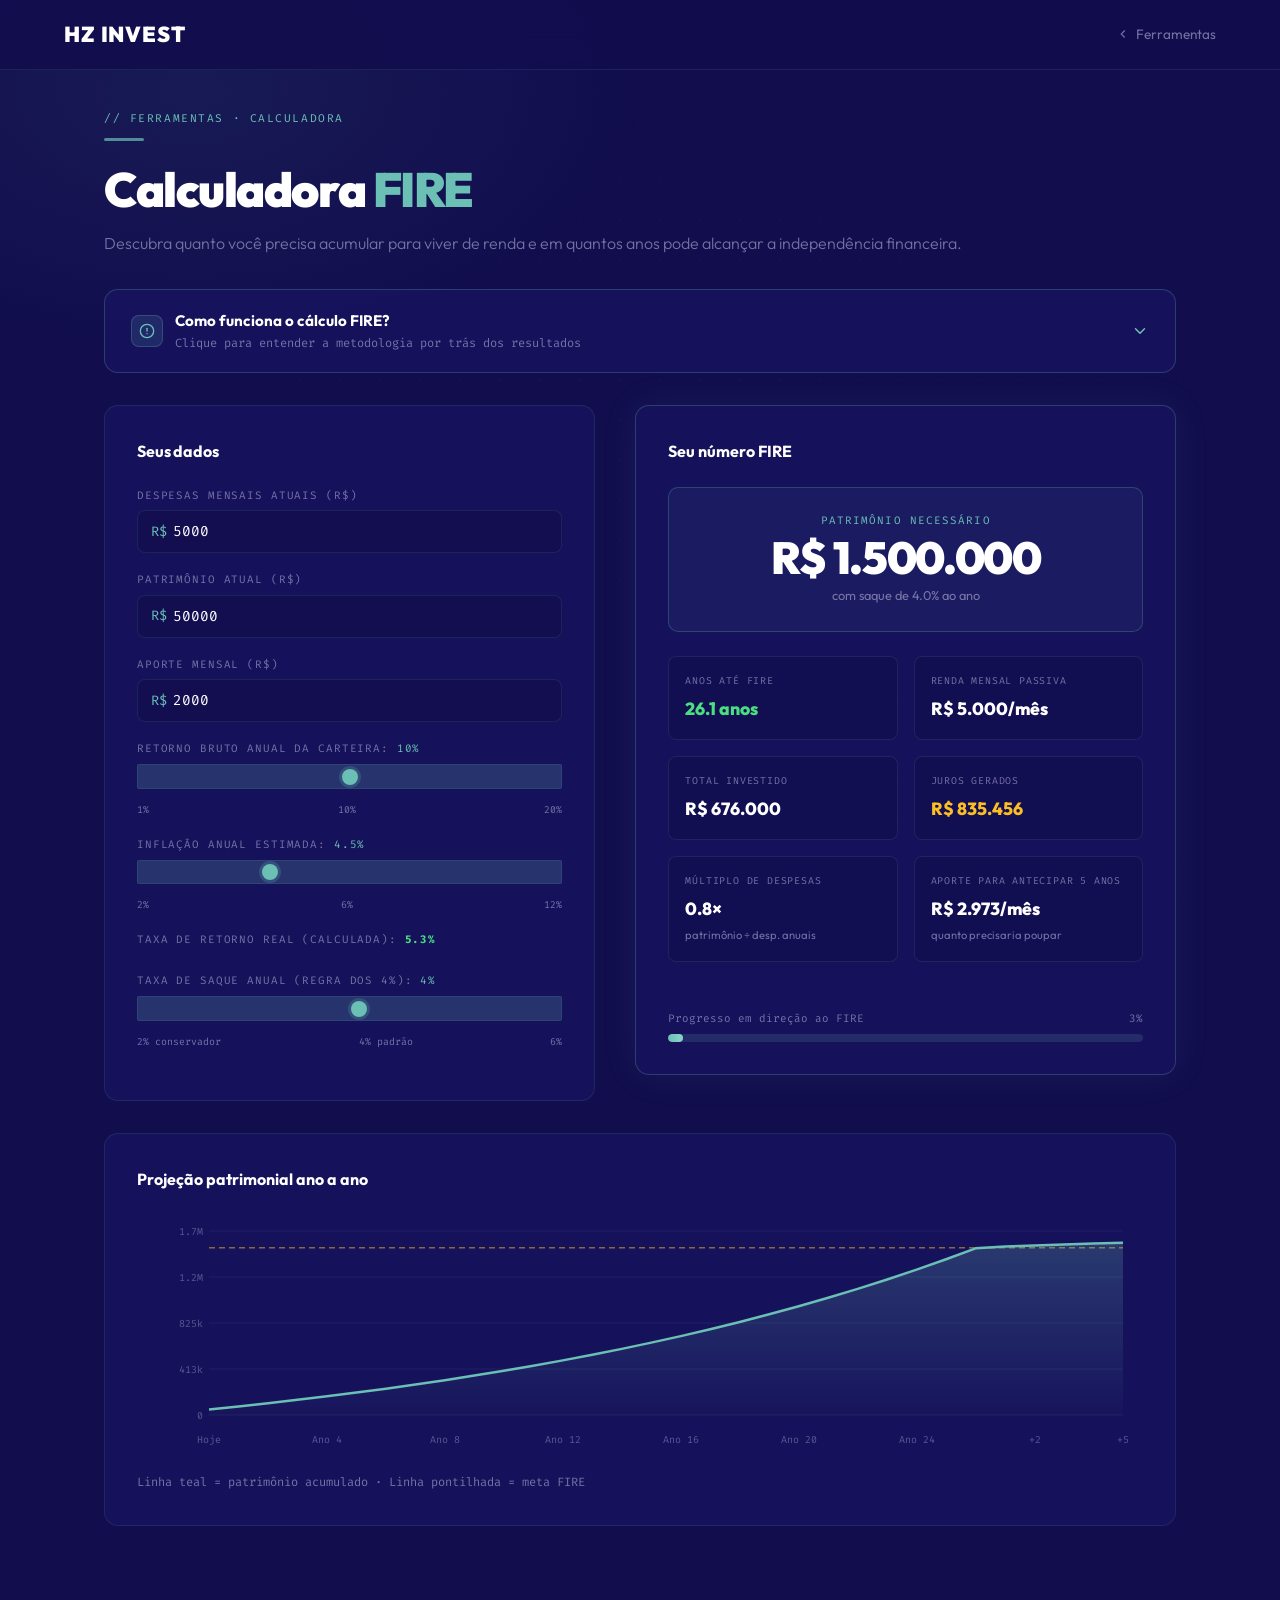
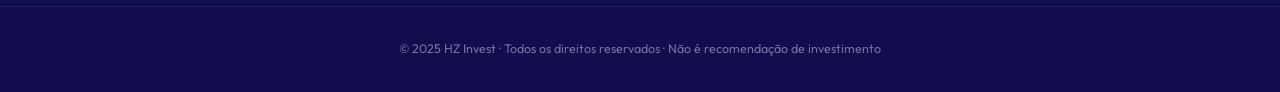
<file: calculadora-fire.html>
<!DOCTYPE html>
<html lang="pt-BR">
<head>
<meta charset="UTF-8">
<meta name="viewport" content="width=device-width, initial-scale=1.0">
<title>Calculadora FIRE — HZ Invest</title>
<link rel="preconnect" href="https://fonts.googleapis.com">
<link rel="preconnect" href="https://fonts.gstatic.com" crossorigin>
<link href="https://fonts.googleapis.com/css2?family=Outfit:wght@300;400;500;600;700;800;900&family=Fira+Code:wght@400;500&display=swap" rel="stylesheet">
<style>
  :root {
    --navy-dark:#120e4e;--navy-mid:#1e1875;--teal:#6bbfb5;--teal-light:#8dd4cb;
    --teal-dim:rgba(107,191,181,0.14);--teal-border:rgba(107,191,181,0.25);
    --white:#ffffff;--muted:rgba(196,193,230,0.55);--text:rgba(220,218,245,0.88);
    --border:rgba(107,191,181,0.12);--green:#4ade80;--amber:#fbbf24;--red:#f87171;
    --card:rgba(26,20,100,0.6);
  }
  *,*::before,*::after{box-sizing:border-box;margin:0;padding:0}
  html{scroll-behavior:smooth}
  body{background:var(--navy-dark);color:var(--text);font-family:'Outfit',sans-serif;font-size:17px;line-height:1.65;min-height:100vh;overflow-x:hidden}
  body::before{content:'';position:fixed;inset:0;background:radial-gradient(ellipse 60% 50% at 15% 10%,rgba(107,191,181,0.07) 0%,transparent 60%);pointer-events:none;z-index:0}
  body::after{content:'';position:fixed;inset:0;background-image:radial-gradient(circle,rgba(107,191,181,0.13) 1px,transparent 1px);background-size:40px 40px;mask-image:radial-gradient(ellipse 100% 100% at 50% 50%,black 0%,transparent 80%);pointer-events:none;z-index:0;opacity:0.25}

  nav{position:fixed;top:0;left:0;right:0;z-index:100;padding:0 5%;height:70px;display:flex;align-items:center;justify-content:space-between;background:rgba(18,14,78,0.9);backdrop-filter:blur(20px);border-bottom:1px solid var(--border)}
  .nav-logo{font-family:'Outfit',sans-serif;font-weight:900;font-size:1.35rem;color:var(--white);text-decoration:none;letter-spacing:.04em;text-transform:uppercase}
  .nav-back{display:inline-flex;align-items:center;gap:.4rem;color:var(--muted);text-decoration:none;font-size:.85rem;transition:color .2s}
  .nav-back:hover{color:var(--teal)}

  .page-wrap{max-width:1200px;margin:0 auto;padding:110px 5% 80px;position:relative;z-index:1}

  .page-label{font-family:'Fira Code',monospace;font-size:.7rem;letter-spacing:.14em;text-transform:uppercase;color:var(--teal);margin-bottom:.6rem}
  .teal-line{width:40px;height:3px;background:var(--teal);border-radius:2px;margin-bottom:1.4rem;opacity:.7}
  .page-title{font-family:'Outfit',sans-serif;font-weight:900;font-size:clamp(2rem,4vw,3rem);color:var(--white);letter-spacing:-.03em;line-height:1.1;margin-bottom:.8rem}
  .page-title span{color:var(--teal)}
  .page-sub{font-size:1rem;color:var(--muted);font-weight:300;line-height:1.75;margin-bottom:2rem}

  /* layout */
  .tool-layout{display:grid;grid-template-columns:1fr 1.1fr;gap:2.5rem;align-items:stretch}

  /* inputs card */
  .inputs-card{background:var(--card);border:1px solid var(--border);border-radius:14px;padding:2rem;display:flex;flex-direction:column;}
  .inputs-card h3{font-family:'Outfit',sans-serif;font-weight:700;font-size:1rem;color:var(--white);margin-bottom:1.4rem;letter-spacing:-.01em}
  .field{margin-bottom:1.1rem}
  .field label{display:block;font-family:'Fira Code',monospace;font-size:.68rem;color:var(--muted);text-transform:uppercase;letter-spacing:.08em;margin-bottom:.35rem}
  .field-wrap{position:relative}
  .field-prefix{position:absolute;left:.9rem;top:50%;transform:translateY(-50%);font-family:'Fira Code',monospace;font-size:.85rem;color:var(--teal);pointer-events:none}
  .field input,.field select{width:100%;background:rgba(18,14,78,0.8);border:1px solid var(--border);border-radius:8px;padding:.7rem 1rem .7rem 2.2rem;color:var(--white);font-family:'Fira Code',monospace;font-size:.9rem;outline:none;transition:border-color .2s,box-shadow .2s;-moz-appearance:textfield}
  .field input::-webkit-outer-spin-button,.field input::-webkit-inner-spin-button{-webkit-appearance:none}
  .field input:focus{border-color:var(--teal);box-shadow:0 0 0 3px rgba(107,191,181,.12)}
  .field input.no-prefix{padding-left:1rem}

  .slider-wrap{margin-top:.4rem}
  input[type=range]{width:100%;-webkit-appearance:none;height:4px;border-radius:2px;background:rgba(107,191,181,.2);outline:none;cursor:pointer}
  input[type=range]::-webkit-slider-thumb{-webkit-appearance:none;width:16px;height:16px;border-radius:50%;background:var(--teal);box-shadow:0 0 0 3px rgba(107,191,181,.2);cursor:pointer}
  .slider-labels{display:flex;justify-content:space-between;font-family:'Fira Code',monospace;font-size:.62rem;color:var(--muted);margin-top:.3rem}

  /* results card */
  .results-card{background:var(--card);border:1px solid var(--teal-border);border-radius:14px;padding:2rem;box-shadow:0 0 40px rgba(107,191,181,.07);display:flex;flex-direction:column;}
  .results-card h3{font-family:'Outfit',sans-serif;font-weight:700;font-size:1rem;color:var(--white);margin-bottom:1.4rem}

  .result-main{text-align:center;padding:1.5rem;background:rgba(107,191,181,.06);border:1px solid var(--teal-border);border-radius:10px;margin-bottom:1.5rem}
  .result-main-label{font-family:'Fira Code',monospace;font-size:.68rem;color:var(--teal);letter-spacing:.1em;text-transform:uppercase;margin-bottom:.4rem}
  .result-main-value{font-family:'Outfit',sans-serif;font-weight:900;font-size:clamp(1.8rem,3.5vw,2.8rem);color:var(--white);letter-spacing:-.03em;line-height:1}
  .result-main-sub{font-size:.8rem;color:var(--muted);margin-top:.3rem}

  .result-grid{display:grid;grid-template-columns:1fr 1fr;gap:1rem;margin-bottom:1.5rem}
  .result-item{background:rgba(18,14,78,.6);border:1px solid var(--border);border-radius:8px;padding:1rem}
  .result-item-label{font-family:'Fira Code',monospace;font-size:.62rem;color:var(--muted);text-transform:uppercase;letter-spacing:.08em;margin-bottom:.3rem}
  .result-item-value{font-family:'Outfit',sans-serif;font-weight:800;font-size:clamp(.9rem,1.5vw,1.1rem);color:var(--white)}
  .result-item-value.green{color:var(--green)}
  .result-item-value.amber{color:var(--amber)}

  /* progress bar */
  .fire-progress{margin-top:auto;padding-top:1rem}
  .fire-progress-label{display:flex;justify-content:space-between;font-family:'Fira Code',monospace;font-size:.68rem;color:var(--muted);margin-bottom:.4rem}
  .fire-bar{height:8px;background:rgba(107,191,181,.15);border-radius:4px;overflow:hidden}
  .fire-bar-fill{height:100%;background:linear-gradient(90deg,var(--teal),var(--teal-light));border-radius:4px;transition:width .6s ease}

  /* explainer */
  .explainer{margin-top:2rem;background:var(--card);border:1px solid var(--border);border-radius:14px;padding:2rem}
  .explainer h3{font-family:'Outfit',sans-serif;font-weight:700;font-size:1rem;color:var(--white);margin-bottom:1rem}
  .explainer p{font-size:.9rem;color:var(--muted);line-height:1.75;margin-bottom:.8rem}
  .explainer p:last-child{margin-bottom:0}
  .highlight{color:var(--teal);font-weight:600}


  /* ─── COLLAPSIBLE EXPLAINER ─── */
  .fire-accordion {
    background: var(--card);
    border: 1px solid var(--teal-border);
    border-radius: 14px;
    overflow: hidden;
    margin-bottom: 2rem;
  }
  .fire-acc-toggle {
    display: flex; align-items: center; justify-content: space-between;
    padding: 1.1rem 1.6rem; cursor: pointer; user-select: none;
    transition: background .2s;
  }
  .fire-acc-toggle:hover { background: rgba(107,191,181,.05); }
  .fire-acc-left { display: flex; align-items: center; gap: .75rem; }
  .fire-acc-icon {
    width: 32px; height: 32px; border-radius: 8px;
    background: var(--teal-dim); border: 1px solid var(--teal-border);
    display: flex; align-items: center; justify-content: center;
    color: var(--teal); flex-shrink: 0;
  }
  .fire-acc-toggle h3 {
    font-family: 'Outfit', sans-serif; font-weight: 700;
    font-size: .95rem; color: var(--white); margin: 0;
  }
  .fire-acc-toggle p {
    font-size: .75rem; color: var(--muted);
    font-family: 'Fira Code', monospace; margin: .1rem 0 0;
  }
  .fire-acc-chevron { color: var(--teal); transition: transform .3s; flex-shrink: 0; }
  .fire-accordion.open .fire-acc-chevron { transform: rotate(180deg); }
  .fire-acc-body {
    max-height: 0; overflow: hidden;
    transition: max-height .4s ease, padding .3s;
    padding: 0 1.6rem;
  }
  .fire-accordion.open .fire-acc-body {
    max-height: 900px;
    padding: 0 1.6rem 1.6rem;
  }
  .fire-acc-body p { font-size: .9rem; color: var(--muted); line-height: 1.75; margin-bottom: .8rem; }
  .fire-acc-body p:last-child { margin-bottom: 0; }

  footer{position:relative;z-index:1;background:var(--navy-dark);border-top:1px solid var(--border);padding:2rem 5%;text-align:center;font-size:.78rem;color:var(--muted)}

  @media(max-width:768px){.tool-layout{grid-template-columns:1fr}.result-grid{grid-template-columns:1fr}.page-wrap{padding:90px 5% 60px}}

  /* ─── PREVENT SCROLL ON INPUT FOCUS (mobile) ─── */
  input[type=number]:focus { font-size: 16px; } /* prevents iOS zoom which causes scroll */
  input[type=range] { touch-action: none; }     /* prevents page scroll while dragging */
</style>
</head>
<body>
<nav>
  <a href="index.html" class="nav-logo">HZ INVEST</a>
  <a href="index.html#ferramentas" class="nav-back">
    <svg width="14" height="14" viewBox="0 0 24 24" fill="none" stroke="currentColor" stroke-width="2"><path d="m15 18-6-6 6-6"/></svg>
    Ferramentas
  </a>
</nav>

<div class="page-wrap">
  <div class="page-label">// ferramentas · calculadora</div>
  <div class="teal-line"></div>
  <h1 class="page-title">Calculadora <span>FIRE</span></h1>
  <p class="page-sub">Descubra quanto você precisa acumular para viver de renda e em quantos anos pode alcançar a independência financeira.</p>

  <!-- FIRE EXPLAINER ACCORDION -->
  <div class="fire-accordion" id="fireAccordion">
    <div class="fire-acc-toggle" onclick="toggleFireExplainer()">
      <div class="fire-acc-left">
        <div class="fire-acc-icon">
          <svg width="16" height="16" viewBox="0 0 24 24" fill="none" stroke="currentColor" stroke-width="2" stroke-linecap="round" stroke-linejoin="round"><circle cx="12" cy="12" r="10"/><line x1="12" y1="8" x2="12" y2="12"/><line x1="12" y1="16" x2="12.01" y2="16"/></svg>
        </div>
        <div>
          <h3>Como funciona o cálculo FIRE?</h3>
          <p>Clique para entender a metodologia por trás dos resultados</p>
        </div>
      </div>
      <svg class="fire-acc-chevron" width="18" height="18" viewBox="0 0 24 24" fill="none" stroke="currentColor" stroke-width="2" stroke-linecap="round" stroke-linejoin="round"><polyline points="6 9 12 15 18 9"/></svg>
    </div>
    <div class="fire-acc-body">
      <p><strong style="color:var(--white)">O que é FIRE?</strong> O movimento <span class="highlight">FIRE (Financial Independence, Retire Early)</span> defende que qualquer pessoa pode parar de depender de um salário se construir um patrimônio suficiente para gerar renda passiva. Não se trata de ficar rico — trata-se de ter <span class="highlight">liberdade de escolha</span> sobre como gastar seu tempo.</p>

      <p><strong style="color:var(--white)">A Regra dos 4% e o número 25×</strong> — Em 1998, pesquisadores da Universidade de Trinity (EUA) analisaram décadas de dados de mercado e concluíram que uma carteira diversificada aguenta saques de até <span class="highlight">4% ao ano</span> indefinidamente sem se esgotar. Isso significa que seu patrimônio precisa ser de <span class="highlight">25 vezes suas despesas anuais</span> (porque 1 ÷ 4% = 25). Exemplo: se você gasta R$ 5.000/mês (R$ 60.000/ano), precisa de R$ 1.500.000 investidos.</p>

      <p><strong style="color:var(--white)">Taxa de retorno bruta vs. real</strong> — O retorno bruto é o que seu investimento rende no papel (ex: 10% ao ano). Mas a inflação corrói esse ganho. A taxa real é o que sobra depois da inflação, calculada como: <span class="highlight">(1 + retorno bruto) ÷ (1 + inflação) − 1</span>. Com 10% bruto e 4,5% de inflação, a taxa real é aproximadamente 5,3%. É com essa taxa que a calculadora simula o crescimento do seu patrimônio em poder de compra.</p>

      <p><strong style="color:var(--white)">Taxa de saque</strong> — Quanto você retira do patrimônio por ano para viver. 4% é o padrão conservador do Trinity Study. Para o Brasil, onde a instabilidade econômica é maior, muitos especialistas recomendam trabalhar com <span class="highlight">3% ou 3,5%</span>, o que aumenta o patrimônio necessário mas dá mais margem de segurança. Se a taxa de saque for 3%, o múltiplo necessário sobe para 33×.</p>

      <p><strong style="color:var(--white)">Múltiplo de despesas</strong> — É uma forma rápida de saber onde você está na jornada. Divide seu patrimônio atual pelas suas despesas anuais. Resultado 5× significa que você cobre 5 anos de gastos. O objetivo FIRE fica em 25× (ou mais, dependendo da taxa de saque escolhida).</p>
    </div>
  </div>

  <div class="tool-layout">
    <!-- INPUTS -->
    <div class="inputs-card">
      <h3>Seus dados</h3>

      <div class="field">
        <label>Despesas mensais atuais (R$)</label>
        <div class="field-wrap">
          <span class="field-prefix">R$</span>
          <input type="number" inputmode="decimal" id="despesas" value="5000" oninput="calc()">
        </div>
      </div>

      <div class="field">
        <label>Patrimônio atual (R$)</label>
        <div class="field-wrap">
          <span class="field-prefix">R$</span>
          <input type="number" inputmode="decimal" id="patrimonio" value="50000" oninput="calc()">
        </div>
      </div>

      <div class="field">
        <label>Aporte mensal (R$)</label>
        <div class="field-wrap">
          <span class="field-prefix">R$</span>
          <input type="number" inputmode="decimal" id="aporte" value="2000" oninput="calc()">
        </div>
      </div>

      <div class="field">
        <label>Retorno bruto anual da carteira: <span id="lbl-retorno" style="color:var(--teal)">10%</span></label>
        <div class="slider-wrap">
          <input type="range" id="retorno" min="1" max="20" step="0.5" value="10" oninput="document.getElementById('lbl-retorno').textContent=this.value+'%';updateRealRate();calc()">
          <div class="slider-labels"><span>1%</span><span>10%</span><span>20%</span></div>
        </div>
      </div>

      <div class="field">
        <label>Inflação anual estimada: <span id="lbl-inflacao" style="color:var(--teal)">4.5%</span></label>
        <div class="slider-wrap">
          <input type="range" id="inflacao" min="2" max="12" step="0.5" value="4.5" oninput="document.getElementById('lbl-inflacao').textContent=this.value+'%';updateRealRate();calc()">
          <div class="slider-labels"><span>2%</span><span>6%</span><span>12%</span></div>
        </div>
      </div>

      <div class="field">
        <label>Taxa de retorno real (calculada): <span id="lbl-real" style="color:var(--green);font-weight:700">5.3%</span></label>
      </div>

      <div class="field">
        <label>Taxa de saque anual (regra dos 4%): <span id="lbl-saque" style="color:var(--teal)">4%</span></label>
        <div class="slider-wrap">
          <input type="range" id="saque" min="2" max="6" step="0.5" value="4" oninput="document.getElementById('lbl-saque').textContent=this.value+'%';calc()">
          <div class="slider-labels"><span>2% conservador</span><span>4% padrão</span><span>6%</span></div>
        </div>
      </div>
    </div>

    <!-- RESULTS -->
    <div>
      <div class="results-card">
        <h3>Seu número FIRE</h3>
        <div class="result-main">
          <div class="result-main-label">patrimônio necessário</div>
          <div class="result-main-value" id="res-fire">—</div>
          <div class="result-main-sub" id="res-fire-sub"></div>
        </div>
        <div class="result-grid">
          <div class="result-item">
            <div class="result-item-label">Anos até FIRE</div>
            <div class="result-item-value green" id="res-anos">—</div>
          </div>
          <div class="result-item">
            <div class="result-item-label">Renda mensal passiva</div>
            <div class="result-item-value" id="res-renda">—</div>
          </div>
          <div class="result-item">
            <div class="result-item-label">Total investido</div>
            <div class="result-item-value" id="res-investido">—</div>
          </div>
          <div class="result-item">
            <div class="result-item-label">Juros gerados</div>
            <div class="result-item-value amber" id="res-juros">—</div>
          </div>
          <div class="result-item">
            <div class="result-item-label">Múltiplo de despesas</div>
            <div class="result-item-value" id="res-multiplo">—</div>
            <div style="font-size:.7rem;color:var(--muted);margin-top:.2rem;">patrimônio ÷ desp. anuais</div>
          </div>
          <div class="result-item">
            <div class="result-item-label">Aporte para antecipar 5 anos</div>
            <div class="result-item-value" id="res-aporte-ideal">—</div>
            <div style="font-size:.7rem;color:var(--muted);margin-top:.2rem;">quanto precisaria poupar</div>
          </div>
        </div>

        <div style="flex:1;min-height:.5rem;"></div>

        <div class="fire-progress">
          <div class="fire-progress-label">
            <span>Progresso em direção ao FIRE</span>
            <span id="res-pct">0%</span>
          </div>
          <div class="fire-bar"><div class="fire-bar-fill" id="res-bar" style="width:0%"></div></div>
        </div>
      </div>
    </div>
  </div>

  <!-- PROJECTION CHART -->
  <div class="explainer" id="chartSection" style="margin-top:2rem;">
    <h3 style="margin-bottom:1.2rem;">Projeção patrimonial ano a ano</h3>
    <canvas id="fireChart" style="width:100%;max-height:280px;"></canvas>
    <p style="font-size:.75rem;color:var(--muted);margin-top:.8rem;font-family:'Fira Code',monospace;">
      Linha teal = patrimônio acumulado · Linha pontilhada = meta FIRE
    </p>
  </div>

</div>

<footer>© 2025 HZ Invest · Todos os direitos reservados · Não é recomendação de investimento</footer>

<script>
function fmt(n){return'R$ '+n.toLocaleString('pt-BR',{minimumFractionDigits:0,maximumFractionDigits:0})}
function fmtAnos(n){return n===Infinity||isNaN(n)?'∞':n.toFixed(1)+' anos'}

// Simple canvas bar chart — no library needed
let chartData = { labels:[], patrimony:[], goal:[] };

function drawChart() {
  const canvas = document.getElementById('fireChart');
  if (!canvas || !chartData.labels.length) return;
  const dpr = window.devicePixelRatio || 1;
  const W = canvas.offsetWidth || 700;
  const H = 240;
  canvas.width  = W * dpr;
  canvas.height = H * dpr;
  canvas.style.width  = W + 'px';
  canvas.style.height = H + 'px';
  const ctx = canvas.getContext('2d');
  ctx.scale(dpr, dpr);
  ctx.clearRect(0, 0, W, H);

  const PAD = { top:20, right:20, bottom:36, left:72 };
  const cW = W - PAD.left - PAD.right;
  const cH = H - PAD.top  - PAD.bottom;

  const maxVal = Math.max(...chartData.patrimony, chartData.goal[0] * 1.1);
  const xStep  = cW / (chartData.labels.length - 1);

  // Grid lines
  ctx.strokeStyle = 'rgba(107,191,181,0.1)';
  ctx.lineWidth = 1;
  for (let i = 0; i <= 4; i++) {
    const y = PAD.top + cH - (i/4) * cH;
    ctx.beginPath(); ctx.moveTo(PAD.left, y); ctx.lineTo(PAD.left + cW, y); ctx.stroke();
    ctx.fillStyle = 'rgba(196,193,230,0.4)';
    ctx.font = '10px Fira Code, monospace';
    ctx.textAlign = 'right';
    const v = (maxVal * i / 4);
    ctx.fillText(v >= 1e6 ? (v/1e6).toFixed(1)+'M' : v >= 1e3 ? (v/1e3).toFixed(0)+'k' : v.toFixed(0), PAD.left - 6, y + 4);
  }

  // Goal line (dashed)
  const goalY = PAD.top + cH - (chartData.goal[0] / maxVal) * cH;
  ctx.strokeStyle = 'rgba(251,191,36,0.5)';
  ctx.lineWidth = 1.5;
  ctx.setLineDash([6, 4]);
  ctx.beginPath(); ctx.moveTo(PAD.left, goalY); ctx.lineTo(PAD.left + cW, goalY); ctx.stroke();
  ctx.setLineDash([]);

  // Area fill under patrimony line
  ctx.beginPath();
  chartData.patrimony.forEach((v, i) => {
    const x = PAD.left + i * xStep;
    const y = PAD.top + cH - (Math.min(v, maxVal) / maxVal) * cH;
    i === 0 ? ctx.moveTo(x, y) : ctx.lineTo(x, y);
  });
  ctx.lineTo(PAD.left + (chartData.patrimony.length-1)*xStep, PAD.top+cH);
  ctx.lineTo(PAD.left, PAD.top+cH);
  ctx.closePath();
  const grad = ctx.createLinearGradient(0, PAD.top, 0, PAD.top+cH);
  grad.addColorStop(0, 'rgba(107,191,181,0.25)');
  grad.addColorStop(1, 'rgba(107,191,181,0.02)');
  ctx.fillStyle = grad;
  ctx.fill();

  // Patrimony line
  ctx.strokeStyle = '#6bbfb5';
  ctx.lineWidth = 2.5;
  ctx.lineJoin = 'round';
  ctx.beginPath();
  chartData.patrimony.forEach((v, i) => {
    const x = PAD.left + i * xStep;
    const y = PAD.top + cH - (Math.min(v, maxVal) / maxVal) * cH;
    i === 0 ? ctx.moveTo(x, y) : ctx.lineTo(x, y);
  });
  ctx.stroke();

  // X labels
  ctx.fillStyle = 'rgba(196,193,230,0.4)';
  ctx.font = '10px Fira Code, monospace';
  ctx.textAlign = 'center';
  const step = Math.ceil(chartData.labels.length / 8);
  chartData.labels.forEach((lbl, i) => {
    if (i % step === 0 || i === chartData.labels.length-1) {
      ctx.fillText(lbl, PAD.left + i*xStep, H - 8);
    }
  });
}

function updateRealRate() {
  const bruto = parseFloat(document.getElementById('retorno').value)/100;
  const infl  = parseFloat(document.getElementById('inflacao').value)/100;
  const real  = ((1 + bruto) / (1 + infl) - 1) * 100;
  document.getElementById('lbl-real').textContent = real.toFixed(1) + '%';
}

function calc(){
  const despMes  = parseFloat(document.getElementById('despesas').value)||0;
  const patAtual = parseFloat(document.getElementById('patrimonio').value)||0;
  const aporte   = parseFloat(document.getElementById('aporte').value)||0;
  const bruto    = parseFloat(document.getElementById('retorno').value)/100;
  const inflacao = parseFloat(document.getElementById('inflacao').value)/100;
  const saque    = parseFloat(document.getElementById('saque').value)/100;

  // Derive real rate from bruto and inflation
  const retReal = (1 + bruto) / (1 + inflacao) - 1;

  const despAnual = despMes * 12;
  const fireNum   = despAnual / saque;
  const rendaMes  = (fireNum * saque) / 12;
  const rm = Math.pow(1+retReal,1/12)-1;

  // Year-by-year simulation
  let pat = patAtual;
  const years = []; const pats = [];
  years.push('Hoje'); pats.push(pat);

  let meses = 0;
  const MAX = 600;
  while(pat < fireNum && meses < MAX){
    pat = pat*(1+rm)+aporte;
    meses++;
    if (meses % 12 === 0) { years.push('Ano '+(meses/12)); pats.push(pat); }
  }
  // Add a few years after FIRE for the chart
  for (let extra = 1; extra <= 5 && pats.length <= 55; extra++) {
    pat = pat*(1+rm)+aporte;
    years.push('+'+(extra)); pats.push(pat);
  }

  chartData = { labels: years, patrimony: pats, goal: Array(years.length).fill(fireNum) };
  drawChart();

  const anos = meses/12;
  const totalInvestido = patAtual + aporte*meses;
  const juros = pats[pats.length-5] - totalInvestido;
  const pct   = Math.min(100, Math.round((patAtual/fireNum)*100));

  // Múltiplo: patrimônio atual / despesas anuais
  const multiplo = despAnual > 0 ? (patAtual / despAnual).toFixed(1) : '—';

  // Aporte necessário para antecipar em 5 anos (meses - 60)
  const mesesFaster = Math.max(1, meses - 60);
  const rmF = rm;
  const aporteAntecipar = fireNum > patAtual && mesesFaster > 0
    ? Math.max(0, Math.round(
        (fireNum - patAtual * Math.pow(1+rmF, mesesFaster)) /
        ((Math.pow(1+rmF, mesesFaster) - 1) / rmF)
      ))
    : 0;

  document.getElementById('res-fire').textContent       = fmt(fireNum);
  document.getElementById('res-fire-sub').textContent   = `com saque de ${(saque*100).toFixed(1)}% ao ano`;
  document.getElementById('res-anos').textContent       = meses>=MAX?'> 50 anos':fmtAnos(anos);
  document.getElementById('res-renda').textContent      = fmt(rendaMes)+'/mês';
  document.getElementById('res-investido').textContent  = fmt(totalInvestido);
  document.getElementById('res-juros').textContent      = fmt(Math.max(0, juros));
  document.getElementById('res-multiplo').textContent   = multiplo + '×';
  document.getElementById('res-aporte-ideal').textContent = aporteAntecipar > 0 ? fmt(aporteAntecipar)+'/mês' : pct>=100 ? 'Meta atingida!' : '—';
  document.getElementById('res-pct').textContent        = pct+'%';
  document.getElementById('res-bar').style.width        = pct+'%';
}
updateRealRate();
calc();
window.addEventListener('resize', drawChart);

function toggleFireExplainer() {
  document.getElementById('fireAccordion').classList.toggle('open');
}
</script>

<script>
// Prevent page scroll when interacting with number inputs and sliders
document.querySelectorAll('input[type=number], input[type=range]').forEach(el => {
  el.addEventListener('wheel', e => e.preventDefault(), { passive: false });
  el.addEventListener('touchmove', e => {
    // Only prevent if the touch started on this element
    if (document.activeElement === el) e.stopPropagation();
  }, { passive: true });
  // Select all text on focus so user can type immediately without clearing
  if (el.type === 'number') {
    el.addEventListener('focus', () => setTimeout(() => el.select(), 50));
  }
});
</script>
</body>
</html>
</file>
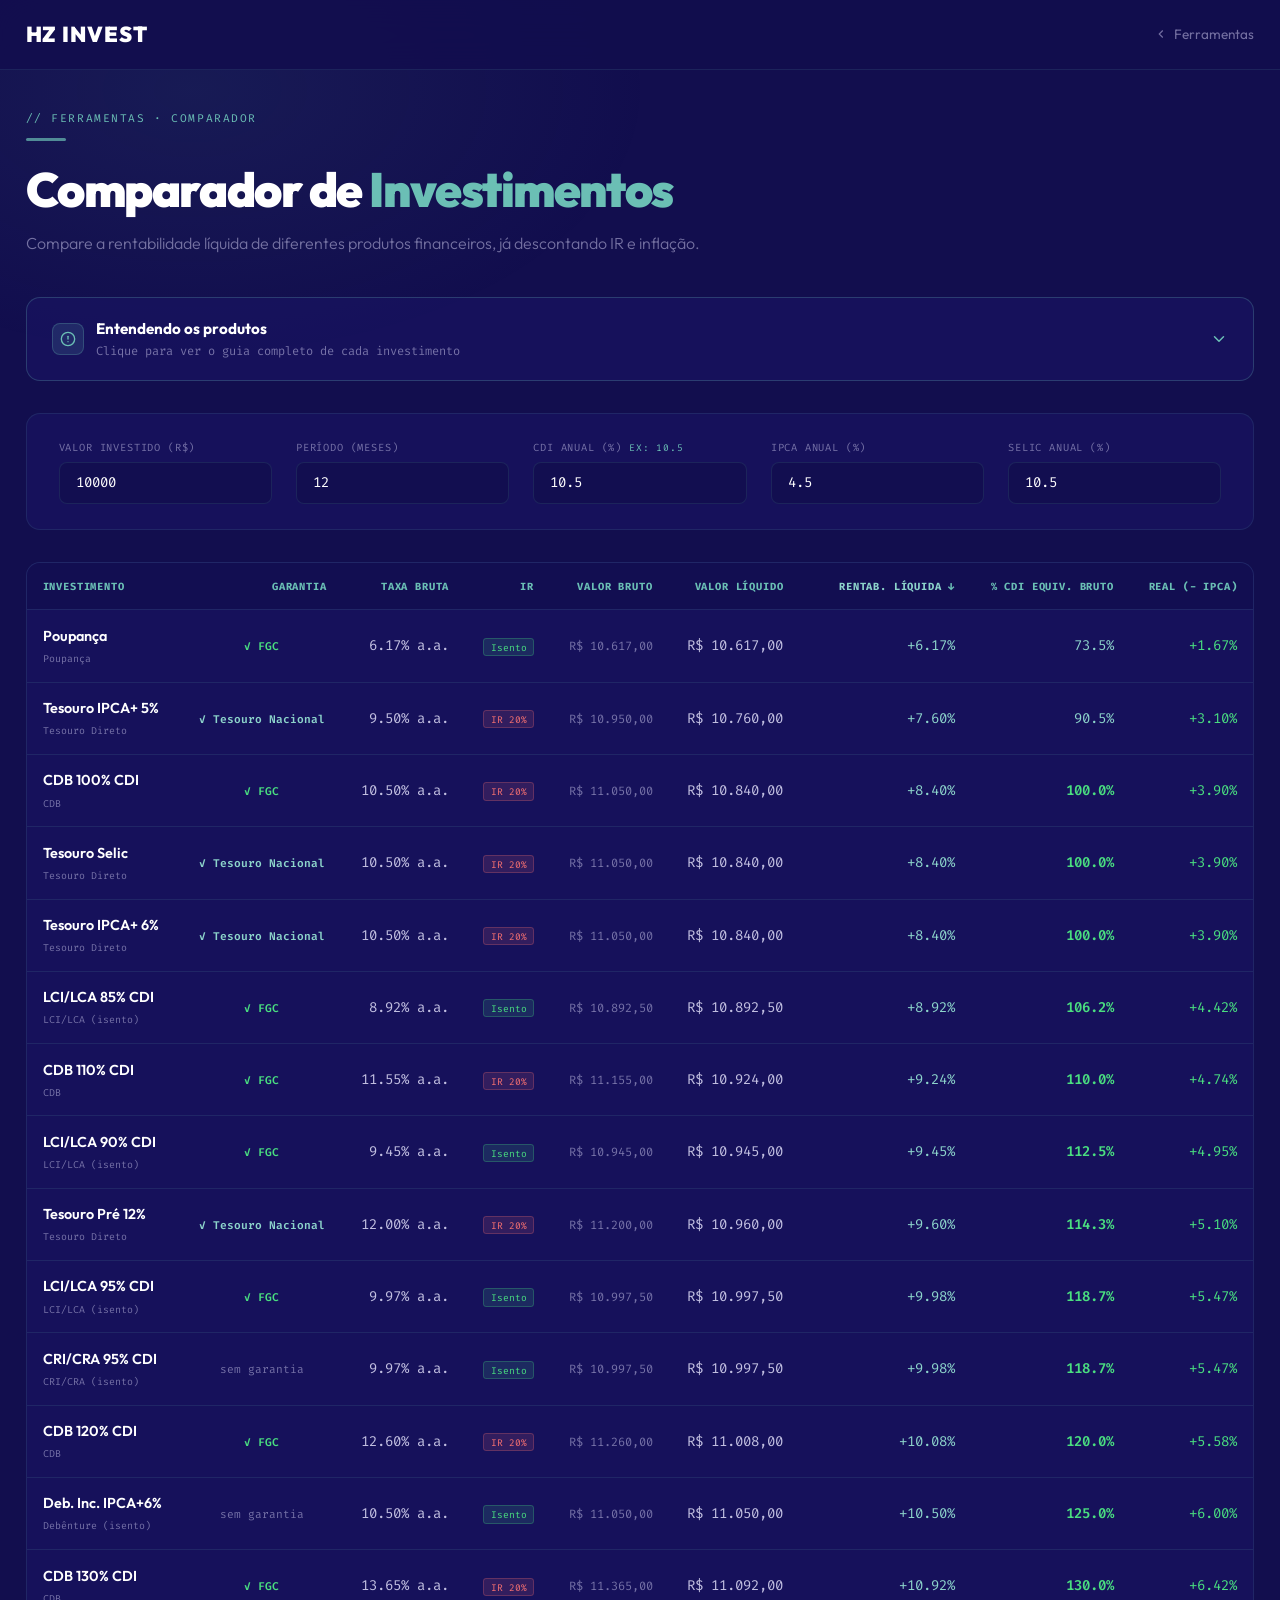
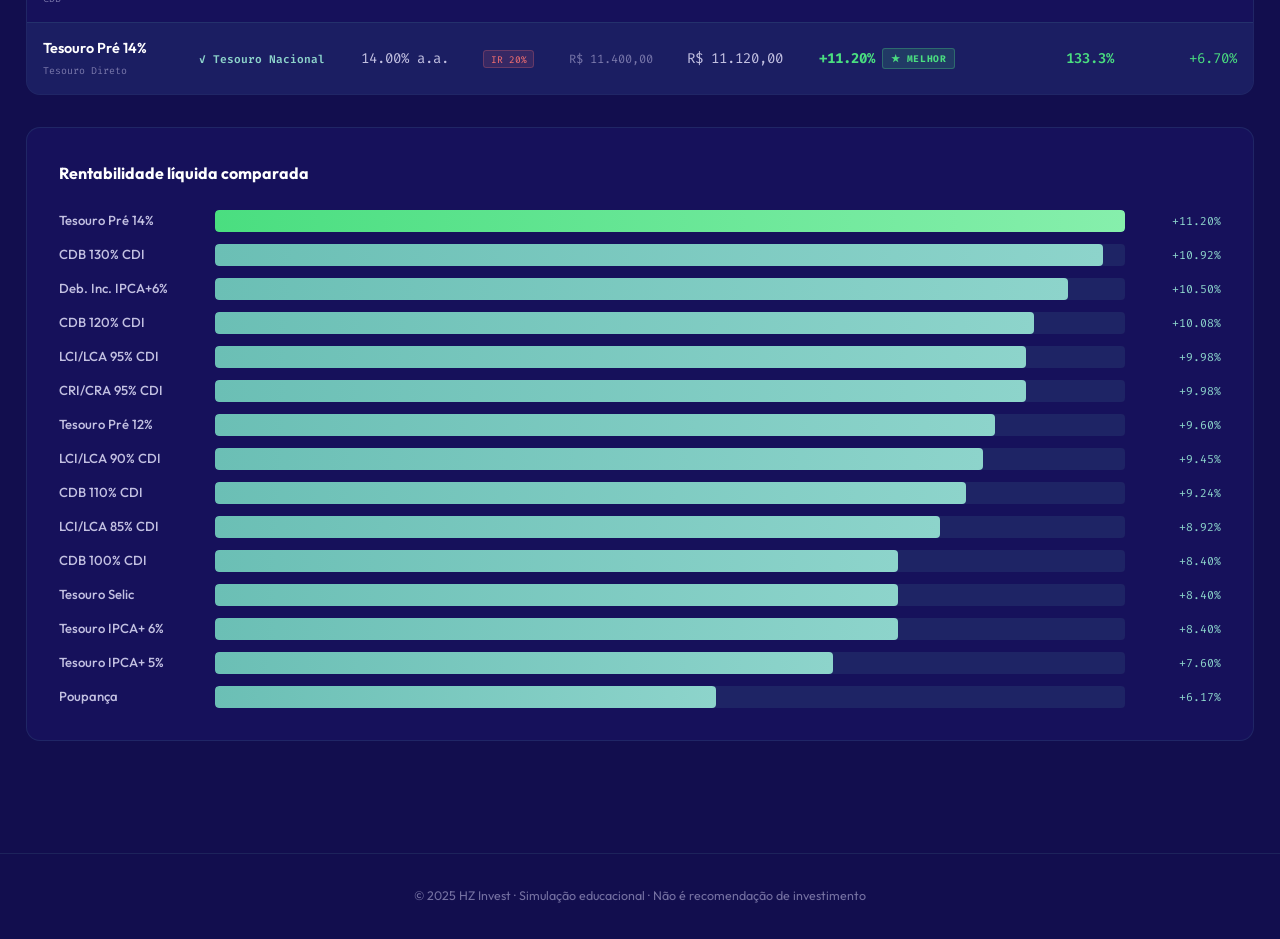
<file: comparador-investimentos.html>
<!DOCTYPE html>
<html lang="pt-BR">
<head>
<meta charset="UTF-8">
<meta name="viewport" content="width=device-width, initial-scale=1.0">
<title>Comparador de Investimentos — HZ Invest</title>
<link rel="preconnect" href="https://fonts.googleapis.com">
<link rel="preconnect" href="https://fonts.gstatic.com" crossorigin>
<link href="https://fonts.googleapis.com/css2?family=Outfit:wght@300;400;500;600;700;800;900&family=Fira+Code:wght@400;500&display=swap" rel="stylesheet">
<style>
  :root{--navy-dark:#120e4e;--navy-mid:#1e1875;--teal:#6bbfb5;--teal-light:#8dd4cb;--teal-dim:rgba(107,191,181,0.14);--teal-border:rgba(107,191,181,0.25);--white:#ffffff;--muted:rgba(196,193,230,0.55);--text:rgba(220,218,245,0.88);--border:rgba(107,191,181,0.12);--green:#4ade80;--amber:#fbbf24;--red:#f87171;--card:rgba(26,20,100,0.6)}
  *,*::before,*::after{box-sizing:border-box;margin:0;padding:0}
  html{scroll-behavior:smooth}
  body{background:var(--navy-dark);color:var(--text);font-family:'Outfit',sans-serif;font-size:17px;line-height:1.65;min-height:100vh;overflow-x:hidden}
  body::before{content:'';position:fixed;inset:0;background:radial-gradient(ellipse 60% 50% at 15% 10%,rgba(107,191,181,0.07) 0%,transparent 60%);pointer-events:none;z-index:0}
  nav{position:fixed;top:0;left:0;right:0;z-index:100;padding:0 2%;height:70px;display:flex;align-items:center;justify-content:space-between;background:rgba(18,14,78,0.9);backdrop-filter:blur(20px);border-bottom:1px solid var(--border)}
  .nav-logo{font-family:'Outfit',sans-serif;font-weight:900;font-size:1.35rem;color:var(--white);text-decoration:none;letter-spacing:.04em;text-transform:uppercase}
  .nav-back{display:inline-flex;align-items:center;gap:.4rem;color:var(--muted);text-decoration:none;font-size:.85rem;transition:color .2s}
  .nav-back:hover{color:var(--teal)}
  .page-wrap{max-width:1400px;margin:0 auto;padding:110px 2% 80px;position:relative;z-index:1}
  .page-label{font-family:'Fira Code',monospace;font-size:.7rem;letter-spacing:.14em;text-transform:uppercase;color:var(--teal);margin-bottom:.6rem}
  .teal-line{width:40px;height:3px;background:var(--teal);border-radius:2px;margin-bottom:1.4rem;opacity:.7}
  .page-title{font-family:'Outfit',sans-serif;font-weight:900;font-size:clamp(2rem,4vw,3rem);color:var(--white);letter-spacing:-.03em;line-height:1.1;margin-bottom:.8rem}
  .page-title span{color:var(--teal)}
  .page-sub{font-size:1rem;color:var(--muted);font-weight:300;line-height:1.75;margin-bottom:2.5rem}

  /* GLOBAL INPUTS */
  .global-inputs{display:flex;gap:1.5rem;flex-wrap:wrap;background:var(--card);border:1px solid var(--border);border-radius:14px;padding:1.6rem 2rem;margin-bottom:2rem;align-items:flex-end}
  .g-field{flex:1;min-width:160px}
  .g-field label{display:block;font-family:'Fira Code',monospace;font-size:.65rem;color:var(--muted);text-transform:uppercase;letter-spacing:.08em;margin-bottom:.35rem}
  .g-field input{width:100%;background:rgba(18,14,78,.8);border:1px solid var(--border);border-radius:8px;padding:.65rem 1rem;color:var(--white);font-family:'Fira Code',monospace;font-size:.88rem;outline:none;transition:border-color .2s;-moz-appearance:textfield}
  .g-field input::-webkit-outer-spin-button,.g-field input::-webkit-inner-spin-button{-webkit-appearance:none}
  .g-field input:focus{border-color:var(--teal);box-shadow:0 0 0 3px rgba(107,191,181,.12)}

  /* INVESTMENTS TABLE */
  .inv-table-wrap{background:var(--card);border:1px solid var(--border);border-radius:14px;overflow-x:auto;margin-bottom:2rem;-webkit-overflow-scrolling:touch}
  table{width:100%;border-collapse:collapse}
  thead th{background:rgba(18,14,78,.7);padding:.9rem 1rem;text-align:left;white-space:nowrap;font-family:'Fira Code',monospace;font-size:.65rem;color:var(--teal);text-transform:uppercase;letter-spacing:.08em;white-space:nowrap}
  thead th:not(:first-child){text-align:right}
  tbody tr{border-top:1px solid var(--border);transition:background .15s}
  tbody tr:hover{background:rgba(107,191,181,.04)}
  td{padding:.9rem 1rem;font-size:.88rem;vertical-align:middle;white-space:nowrap}
  td:not(:first-child){text-align:right;font-family:'Fira Code',monospace}
  .inv-name{font-family:'Outfit',sans-serif;font-weight:600;color:var(--white);font-size:.9rem}
  .inv-type{font-family:'Fira Code',monospace;font-size:.62rem;color:var(--muted);margin-top:.15rem}
  .inv-rate input{width:70px;background:rgba(18,14,78,.8);border:1px solid var(--border);border-radius:6px;padding:.3rem .6rem;color:var(--white);font-family:'Fira Code',monospace;font-size:.82rem;text-align:right;outline:none;transition:border-color .2s;-moz-appearance:textfield}
  .inv-rate input::-webkit-outer-spin-button,.inv-rate input::-webkit-inner-spin-button{-webkit-appearance:none}
  .inv-rate input:focus{border-color:var(--teal)}
  .badge-ir{font-size:.6rem;background:rgba(248,113,113,.12);color:var(--red);border:1px solid rgba(248,113,113,.25);padding:.1rem .4rem;border-radius:3px;font-family:'Fira Code',monospace}
  .badge-isento{font-size:.6rem;background:rgba(74,222,128,.12);color:var(--green);border:1px solid rgba(74,222,128,.25);padding:.1rem .4rem;border-radius:3px;font-family:'Fira Code',monospace}
  .best-row{background:rgba(107,191,181,.07)!important}
  .best-row td:last-child .net-val{color:var(--green);font-weight:700}
  td .net-val{color:var(--text)}
  td .gross-val{color:var(--muted);font-size:.75rem}

  /* BAR CHART */
  .chart-section{background:var(--card);border:1px solid var(--border);border-radius:14px;padding:2rem;margin-bottom:2rem}
  .chart-section h3{font-family:'Outfit',sans-serif;font-weight:700;font-size:1rem;color:var(--white);margin-bottom:1.5rem}
  .bar-list{display:flex;flex-direction:column;gap:.75rem}
  .bar-row{display:flex;align-items:center;gap:1rem}
  .bar-label{font-size:.82rem;color:var(--text);min-width:140px;font-weight:500;white-space:nowrap;overflow:hidden;text-overflow:ellipsis}
  .bar-track{flex:1;height:22px;background:rgba(107,191,181,.1);border-radius:4px;overflow:hidden;position:relative}
  .bar-fill{height:100%;border-radius:4px;transition:width .6s ease;background:linear-gradient(90deg,var(--teal),var(--teal-light))}
  .bar-fill.best{background:linear-gradient(90deg,var(--green),#86efac)}
  .bar-val{font-family:'Fira Code',monospace;font-size:.72rem;color:var(--teal-light);min-width:80px;text-align:right;white-space:nowrap}

  /* NOTES */
  .notes-box{background:var(--card);border:1px solid var(--border);border-radius:14px;padding:2rem}
  .notes-box h3{font-family:'Outfit',sans-serif;font-weight:700;font-size:1rem;color:var(--white);margin-bottom:1rem}
  .notes-grid{display:grid;grid-template-columns:1fr 1fr;gap:1rem}
  .note-item{background:rgba(18,14,78,.5);border:1px solid var(--border);border-radius:8px;padding:1rem}
  .note-title{font-family:'Outfit',sans-serif;font-weight:600;font-size:.85rem;color:var(--white);margin-bottom:.3rem}
  .note-text{font-size:.8rem;color:var(--muted);line-height:1.6}
  footer{position:relative;z-index:1;background:var(--navy-dark);border-top:1px solid var(--border);padding:2rem 8%;text-align:center;font-size:.78rem;color:var(--muted)}
  @media(max-width:768px){.notes-grid{grid-template-columns:1fr}.page-wrap{padding:90px 2% 60px}table{font-size:.78rem}td,thead th{padding:.75rem .8rem}}

  /* ─── PREVENT SCROLL ON INPUT FOCUS (mobile) ─── */
  input[type=number]:focus { font-size: 16px; } /* prevents iOS zoom which causes scroll */
  input[type=range] { touch-action: none; }     /* prevents page scroll while dragging */

  .best-badge {
    display:inline-flex;align-items:center;gap:.3rem;
    font-family:'Fira Code',monospace;font-size:.6rem;letter-spacing:.06em;
    text-transform:uppercase;background:rgba(74,222,128,.15);
    color:var(--green);border:1px solid rgba(74,222,128,.3);
    padding:.1rem .5rem;border-radius:3px;margin-left:.4rem;vertical-align:middle;
  }

  /* ─── SORTABLE TABLE ─── */
  thead th {
    cursor: pointer;
    user-select: none;
    position: relative;
    transition: background .15s;
  }
  thead th:hover { background: rgba(107,191,181,0.1) !important; }
  thead th.sort-asc::after  { content: ' ↑'; color: var(--teal); }
  thead th.sort-desc::after { content: ' ↓'; color: var(--teal); }
  thead th.sort-asc, thead th.sort-desc { color: var(--teal-light); }

  /* ─── NOTES ACCORDION ─── */
  .notes-accordion{background:var(--card);border:1px solid var(--teal-border);border-radius:14px;overflow:hidden;margin-bottom:2rem;}
  .notes-acc-toggle{display:flex;align-items:center;justify-content:space-between;padding:1.1rem 1.6rem;cursor:pointer;user-select:none;transition:background .2s;}
  .notes-acc-toggle:hover{background:rgba(107,191,181,.05);}
  .notes-acc-left{display:flex;align-items:center;gap:.75rem;}
  .notes-acc-icon{width:32px;height:32px;border-radius:8px;background:var(--teal-dim);border:1px solid var(--teal-border);display:flex;align-items:center;justify-content:center;color:var(--teal);flex-shrink:0;}
  .notes-acc-toggle h3{font-family:'Outfit',sans-serif;font-weight:700;font-size:.95rem;color:var(--white);margin:0;}
  .notes-acc-toggle p{font-size:.75rem;color:var(--muted);font-family:'Fira Code',monospace;margin:.1rem 0 0;}
  .notes-acc-chevron{color:var(--teal);transition:transform .3s;flex-shrink:0;}
  .notes-accordion.open .notes-acc-chevron{transform:rotate(180deg);}
  .notes-acc-body{max-height:0;overflow:hidden;transition:max-height .4s ease,padding .3s;padding:0 1.6rem;}
  .notes-accordion.open .notes-acc-body{max-height:1200px;padding:0 1.6rem 1.6rem;}
</style>
</head>
<body>
<nav>
  <a href="index.html" class="nav-logo">HZ INVEST</a>
  <a href="index.html#ferramentas" class="nav-back">
    <svg width="14" height="14" viewBox="0 0 24 24" fill="none" stroke="currentColor" stroke-width="2"><path d="m15 18-6-6 6-6"/></svg>
    Ferramentas
  </a>
</nav>

<div class="page-wrap">
  <div class="page-label">// ferramentas · comparador</div>
  <div class="teal-line"></div>
  <h1 class="page-title">Comparador de <span>Investimentos</span></h1>
  <p class="page-sub">Compare a rentabilidade líquida de diferentes produtos financeiros, já descontando IR e inflação.</p>


  <!-- NOTES ACCORDION -->
  <div class="notes-accordion" id="notesAccordion">
    <div class="notes-acc-toggle" onclick="toggleNotes()">
      <div class="notes-acc-left">
        <div class="notes-acc-icon">
          <svg width="16" height="16" viewBox="0 0 24 24" fill="none" stroke="currentColor" stroke-width="2" stroke-linecap="round" stroke-linejoin="round"><circle cx="12" cy="12" r="10"/><line x1="12" y1="8" x2="12" y2="12"/><line x1="12" y1="16" x2="12.01" y2="16"/></svg>
        </div>
        <div>
          <h3>Entendendo os produtos</h3>
          <p>Clique para ver o guia completo de cada investimento</p>
        </div>
      </div>
      <svg class="notes-acc-chevron" width="18" height="18" viewBox="0 0 24 24" fill="none" stroke="currentColor" stroke-width="2" stroke-linecap="round" stroke-linejoin="round"><polyline points="6 9 12 15 18 9"/></svg>
    </div>
    <div class="notes-acc-body">
      <h3>Entendendo os produtos</h3>
    <div class="notes-grid">
      <div class="note-item"><div class="note-title">CDB</div><div class="note-text">Empréstimo ao banco. Tributado pelo IR regressivo (22,5% → 15%). Coberto pelo FGC até R$ 250k por CPF por instituição.</div></div>
      <div class="note-item"><div class="note-title">LCI / LCA</div><div class="note-text">Isentas de IR para pessoas físicas. LCI financia imóveis, LCA o agronegócio. FGC até R$ 250k. Costumam ter carência mínima de 90 dias.</div></div>
      <div class="note-item"><div class="note-title">Tesouro Selic</div><div class="note-text">Acompanha a Selic diariamente. Ideal para reserva de emergência — liquidez diária (D+1). IR regressivo.</div></div>
      <div class="note-item"><div class="note-title">Tesouro IPCA+</div><div class="note-text">Garante juro real acima da inflação. Ideal para aposentadoria e metas de longo prazo. Cuidado com marcação a mercado se resgatar antes do vencimento.</div></div>
      <div class="note-item"><div class="note-title">Tesouro Prefixado</div><div class="note-text">Taxa fixada na compra. Boa opção quando se acredita que os juros vão cair. Também sujeito à marcação a mercado antes do vencimento.</div></div>
      <div class="note-item"><div class="note-title">CRI / CRA</div><div class="note-text">Isentos de IR, mas sem cobertura do FGC. Risco de crédito da empresa emissora. Indicado para investidores com perfil mais sofisticado.</div></div>
      <div class="note-item"><div class="note-title">Debêntures Incentivadas</div><div class="note-text">Isentas de IR (Lei 12.431). Financiam infraestrutura. Sem FGC — analisar bem o risco de crédito do emissor antes de investir.</div></div>
      <div class="note-item"><div class="note-title">% do CDI bruto</div><div class="note-text">Equivalente bruto em % do CDI, considerando a isenção de IR. Produtos isentos (LCI/LCA, CRI/CRA) são "grosseados" dividindo pelo fator (1 − IR), colocando tudo na mesma régua. Exemplo com IR 20%: LCI 90% CDI isenta = 90% ÷ 0,80 = 112,5% do CDI bruto equivalente — melhor que um CDB 100% CDI tributado. Quanto maior, mais vantajoso o produto.</div></div>
      <div class="note-item"><div class="note-title">IR Regressivo</div><div class="note-text">Até 180 dias: 22,5% · 181–360 dias: 20% · 361–720 dias: 17,5% · Acima de 720 dias: 15%</div></div>
      <div class="note-item"><div class="note-title">Garantia dos investimentos</div><div class="note-text">FGC: garante até R$ 250k por CPF por instituição (CDB, LCI, LCA, Poupança). Tesouro Nacional: títulos públicos são emitidos pelo governo federal — considerados os mais seguros do país, sem limite de valor garantido. CRI/CRA e debêntures não têm garantia formal — o risco depende da empresa emissora.</div></div>
    </div>
    </div>
  </div>

  <!-- GLOBAL PARAMS -->
  <div class="global-inputs">
    <div class="g-field">
      <label>Valor investido (R$)</label>
      <input type="number" inputmode="decimal" id="principal" value="10000" oninput="calc()">
    </div>
    <div class="g-field">
      <label>Período (meses)</label>
      <input type="number" inputmode="decimal" id="periodo" value="12" min="1" max="120" oninput="calc()">
    </div>
    <div class="g-field">
      <label>CDI anual (%) <span style="color:var(--teal);font-size:.6rem;font-family:'Fira Code',monospace;">ex: 10.5</span></label>
      <input type="number" inputmode="decimal" id="cdi" value="10.5" step="0.1" oninput="calc()">
    </div>
    <div class="g-field">
      <label>IPCA anual (%)</label>
      <input type="number" inputmode="decimal" id="ipca" value="4.5" step="0.1" oninput="calc()">
    </div>
    <div class="g-field">
      <label>SELIC anual (%)</label>
      <input type="number" inputmode="decimal" id="selic" value="10.5" step="0.1" oninput="calc()">
    </div>
  </div>

  <!-- TABLE -->
  <div class="inv-table-wrap">
    <table>
      <thead>
        <tr>
          <th onclick="sortTable('name')"      id="th-name">Investimento</th>
          <th onclick="sortTable('garantia')"  id="th-garantia">Garantia</th>
          <th onclick="sortTable('taxaAnual')" id="th-taxaAnual">Taxa bruta</th>
          <th onclick="sortTable('ir')"        id="th-ir">IR</th>
          <th onclick="sortTable('valorBruto')"id="th-valorBruto">Valor bruto</th>
          <th onclick="sortTable('valorLiq')"  id="th-valorLiq">Valor líquido</th>
          <th onclick="sortTable('rentLiq')"   id="th-rentLiq">Rentab. líquida</th>
          <th onclick="sortTable('pctCDI')"    id="th-pctCDI">% CDI equiv. bruto</th>
          <th onclick="sortTable('rentReal')"  id="th-rentReal">Real (- IPCA)</th>
        </tr>
      </thead>
      <tbody id="tableBody"></tbody>
    </table>
  </div>

  <!-- BAR CHART -->
  <div class="chart-section">
    <h3>Rentabilidade líquida comparada</h3>
    <div class="bar-list" id="barList"></div>
  </div>

</div>


<footer>© 2025 HZ Invest · Simulação educacional · Não é recomendação de investimento</footer>

<script>
const PRODUCTS = [
  // ── CDB ──────────────────────────────────────────────────────────────────
  { name:'CDB 100% CDI',    type:'CDB',                    ir:true,  garantia:'fgc',      calc:(cdi,selic,ipca)=>cdi      },
  { name:'CDB 110% CDI',    type:'CDB',                    ir:true,  garantia:'fgc',      calc:(cdi,selic,ipca)=>cdi*1.1  },
  { name:'CDB 120% CDI',    type:'CDB',                    ir:true,  garantia:'fgc',      calc:(cdi,selic,ipca)=>cdi*1.2  },
  { name:'CDB 130% CDI',    type:'CDB',                    ir:true,  garantia:'fgc',      calc:(cdi,selic,ipca)=>cdi*1.3  },
  // ── LCI / LCA ─────────────────────────────────────────────────────────────
  { name:'LCI/LCA 85% CDI', type:'LCI/LCA (isento)',       ir:false, garantia:'fgc',      calc:(cdi,selic,ipca)=>cdi*0.85 },
  { name:'LCI/LCA 90% CDI', type:'LCI/LCA (isento)',       ir:false, garantia:'fgc',      calc:(cdi,selic,ipca)=>cdi*0.9  },
  { name:'LCI/LCA 95% CDI', type:'LCI/LCA (isento)',       ir:false, garantia:'fgc',      calc:(cdi,selic,ipca)=>cdi*0.95 },
  // ── Tesouro Direto ────────────────────────────────────────────────────────
  { name:'Tesouro Selic',   type:'Tesouro Direto',          ir:true,  garantia:'tesouro',  calc:(cdi,selic,ipca)=>selic    },
  { name:'Tesouro IPCA+ 5%',type:'Tesouro Direto',          ir:true,  garantia:'tesouro',  calc:(cdi,selic,ipca)=>ipca+5   },
  { name:'Tesouro IPCA+ 6%',type:'Tesouro Direto',          ir:true,  garantia:'tesouro',  calc:(cdi,selic,ipca)=>ipca+6   },
  { name:'Tesouro Pré 12%', type:'Tesouro Direto',          ir:true,  garantia:'tesouro',  calc:(cdi,selic,ipca)=>12       },
  { name:'Tesouro Pré 14%', type:'Tesouro Direto',          ir:true,  garantia:'tesouro',  calc:(cdi,selic,ipca)=>14       },
  // ── CRI / CRA ─────────────────────────────────────────────────────────────
  { name:'CRI/CRA 95% CDI', type:'CRI/CRA (isento)',        ir:false, garantia:'nenhuma',  calc:(cdi,selic,ipca)=>cdi*0.95 },
  // ── Debêntures ────────────────────────────────────────────────────────────
  { name:'Deb. Inc. IPCA+6%', type:'Debênture (isento)', ir:false, garantia:'nenhuma', calc:(cdi,selic,ipca)=>ipca+6 },
  // ── Poupança ──────────────────────────────────────────────────────────────
  { name:'Poupança',        type:'Poupança',                 ir:false, garantia:'fgc',      calc:(cdi,selic,ipca)=>selic>8.5?6.17:selic*0.7 },
];

function irAliquota(meses){
  if(meses<=6)  return 0.225;
  if(meses<=12) return 0.20;
  if(meses<=24) return 0.175;
  return 0.15;
}
function fmt(n){return'R$ '+n.toLocaleString('pt-BR',{minimumFractionDigits:2,maximumFractionDigits:2})}
function fmtPct(n){return(n>=0?'+':'')+n.toFixed(2)+'%'}

function calc(){
  const principal = parseFloat(document.getElementById('principal').value)||10000;
  const meses     = parseInt(document.getElementById('periodo').value)||12;
  const cdi       = parseFloat(document.getElementById('cdi').value)||10.5;
  const ipca      = parseFloat(document.getElementById('ipca').value)||4.5;
  const selic     = parseFloat(document.getElementById('selic').value)||10.5;
  const ir        = irAliquota(meses);
  const ipcaMes   = Math.pow(1+ipca/100, 1/12)-1;

  // (cdiRefTaxaMes kept for potential future use)
  const cdiRefTaxaMes = Math.pow(1+cdi/100, 1/12)-1;

  const results = PRODUCTS.map(p=>{
    const taxaAnual = p.calc(cdi,selic,ipca)/100;
    const taxaMes   = Math.pow(1+taxaAnual,1/12)-1;
    const valorBruto= principal*Math.pow(1+taxaMes,meses);
    const ganho     = valorBruto-principal;
    const ganhoLiq  = p.ir ? ganho*(1-ir) : ganho;
    const valorLiq  = principal+ganhoLiq;
    const rentBruta = (valorBruto/principal-1)*100;
    const rentLiq   = (valorLiq/principal-1)*100;
    const inflTotal = (Math.pow(1+ipcaMes,meses)-1)*100;
    const rentReal  = rentLiq-inflTotal;
    // % CDI equivalente bruto:
    // - Produtos com IR: taxaBruta / CDI × 100  (ex: CDB 100% CDI → 100%)
    // - Produtos isentos: (taxaBruta / (1 - alíquotaIR)) / CDI × 100
    //   (ex: LCI 90% CDI isenta, IR 20% → 90% / 0.8 / CDI = 112.5%)
    // taxaAnual is in decimal (e.g. 0.105 for 10.5%), cdi is in % (e.g. 10.5)
    const taxaAnualPct = taxaAnual * 100; // convert back to %
    const pctCDI = cdi > 0
      ? p.ir
        ? (taxaAnualPct / cdi * 100)               // tributado: ex CDB 100% CDI → 100%
        : (taxaAnualPct / (1 - ir) / cdi * 100)    // isento: ex LCI 90% CDI IR20% → 112.5%
      : 0;
    return{...p,valorBruto,valorLiq,rentBruta,rentLiq,rentReal,taxaAnual:taxaAnual*100,pctCDI};
  });

  renderTableAndChart(results);
  updateSortHeaders();
}

// ── SORT STATE — must be declared before calc() is called ────────────────────
let sortKey = 'rentLiq';
let sortDir = -1; // -1 = desc, 1 = asc
let lastResults = [];

calc();

function sortTable(key) {
  if (sortKey === key) {
    sortDir *= -1; // toggle direction
  } else {
    sortKey = key;
    sortDir = key === 'name' || key === 'garantia' ? 1 : -1; // text cols default asc
  }
  renderTableAndChart(lastResults);
  updateSortHeaders();
}

function updateSortHeaders() {
  // Clear all
  document.querySelectorAll('thead th').forEach(th => {
    th.classList.remove('sort-asc', 'sort-desc');
  });
  const th = document.getElementById('th-' + sortKey);
  if (th) th.classList.add(sortDir === 1 ? 'sort-asc' : 'sort-desc');
}

function renderTableAndChart(results) {
  lastResults = results;
  const best = Math.max(...results.map(r => r.rentLiq));

  // Sort
  const sorted = [...results].sort((a, b) => {
    const av = a[sortKey], bv = b[sortKey];
    if (typeof av === 'string') return sortDir * av.localeCompare(bv, 'pt-BR');
    return sortDir * (bv - av); // numeric: desc by default
  });

  const meses = parseInt(document.getElementById('periodo').value) || 12;

  const tbody = document.getElementById('tableBody');
  tbody.innerHTML = sorted.map(r => `
    <tr class="${r.rentLiq === best ? 'best-row' : ''}">
      <td><div class="inv-name">${r.name}</div><div class="inv-type">${r.type}</div></td>
      <td style="text-align:center">${
        r.garantia === 'fgc'
          ? '<span style="color:var(--green);font-size:.7rem;font-weight:600;">✓ FGC</span>'
          : r.garantia === 'tesouro'
          ? '<span style="color:var(--teal-light);font-size:.7rem;font-weight:600;">✓ Tesouro Nacional</span>'
          : '<span style="color:var(--muted);font-size:.7rem;">sem garantia</span>'
      }</td>
      <td>${r.taxaAnual.toFixed(2)}% a.a.</td>
      <td>${r.ir ? `<span class="badge-ir">IR ${(irAliquota(meses) * 100).toFixed(0)}%</span>` : '<span class="badge-isento">Isento</span>'}</td>
      <td><span class="gross-val">${fmt(r.valorBruto)}</span></td>
      <td><span class="net-val">${fmt(r.valorLiq)}</span></td>
      <td style="color:${r.rentLiq === best ? 'var(--green)' : 'var(--teal-light)'};font-weight:${r.rentLiq === best ? 700 : 400}">${fmtPct(r.rentLiq)}${r.rentLiq === best ? '<span class="best-badge">★ melhor</span>' : ''}</td>
      <td style="color:${r.pctCDI >= 100 ? 'var(--green)' : 'var(--teal-light)'};font-weight:${r.pctCDI >= 100 ? 600 : 400}">${r.pctCDI.toFixed(1)}%</td>
      <td style="color:${r.rentReal > 0 ? 'var(--green)' : 'var(--red)'}">${fmtPct(r.rentReal)}</td>
    </tr>
  `).join('');

  // Bar chart always sorted by rentLiq desc
  const barSorted = [...results].sort((a, b) => b.rentLiq - a.rentLiq);
  const barList = document.getElementById('barList');
  barList.innerHTML = barSorted.map(r => `
    <div class="bar-row">
      <div class="bar-label">${r.name}</div>
      <div class="bar-track">
        <div class="bar-fill${r.rentLiq === best ? ' best' : ''}" style="width:${Math.max(0, (r.rentLiq / best) * 100)}%"></div>
      </div>
      <div class="bar-val">${fmtPct(r.rentLiq)}</div>
    </div>
  `).join('');
}

function toggleNotes() {
  document.getElementById('notesAccordion').classList.toggle('open');
}
</script>

<script>
// Prevent page scroll when interacting with number inputs and sliders
document.querySelectorAll('input[type=number], input[type=range]').forEach(el => {
  el.addEventListener('wheel', e => e.preventDefault(), { passive: false });
  el.addEventListener('touchmove', e => {
    // Only prevent if the touch started on this element
    if (document.activeElement === el) e.stopPropagation();
  }, { passive: true });
  // Select all text on focus so user can type immediately without clearing
  if (el.type === 'number') {
    el.addEventListener('focus', () => setTimeout(() => el.select(), 50));
  }
});
</script>
</body>
</html>
</file>
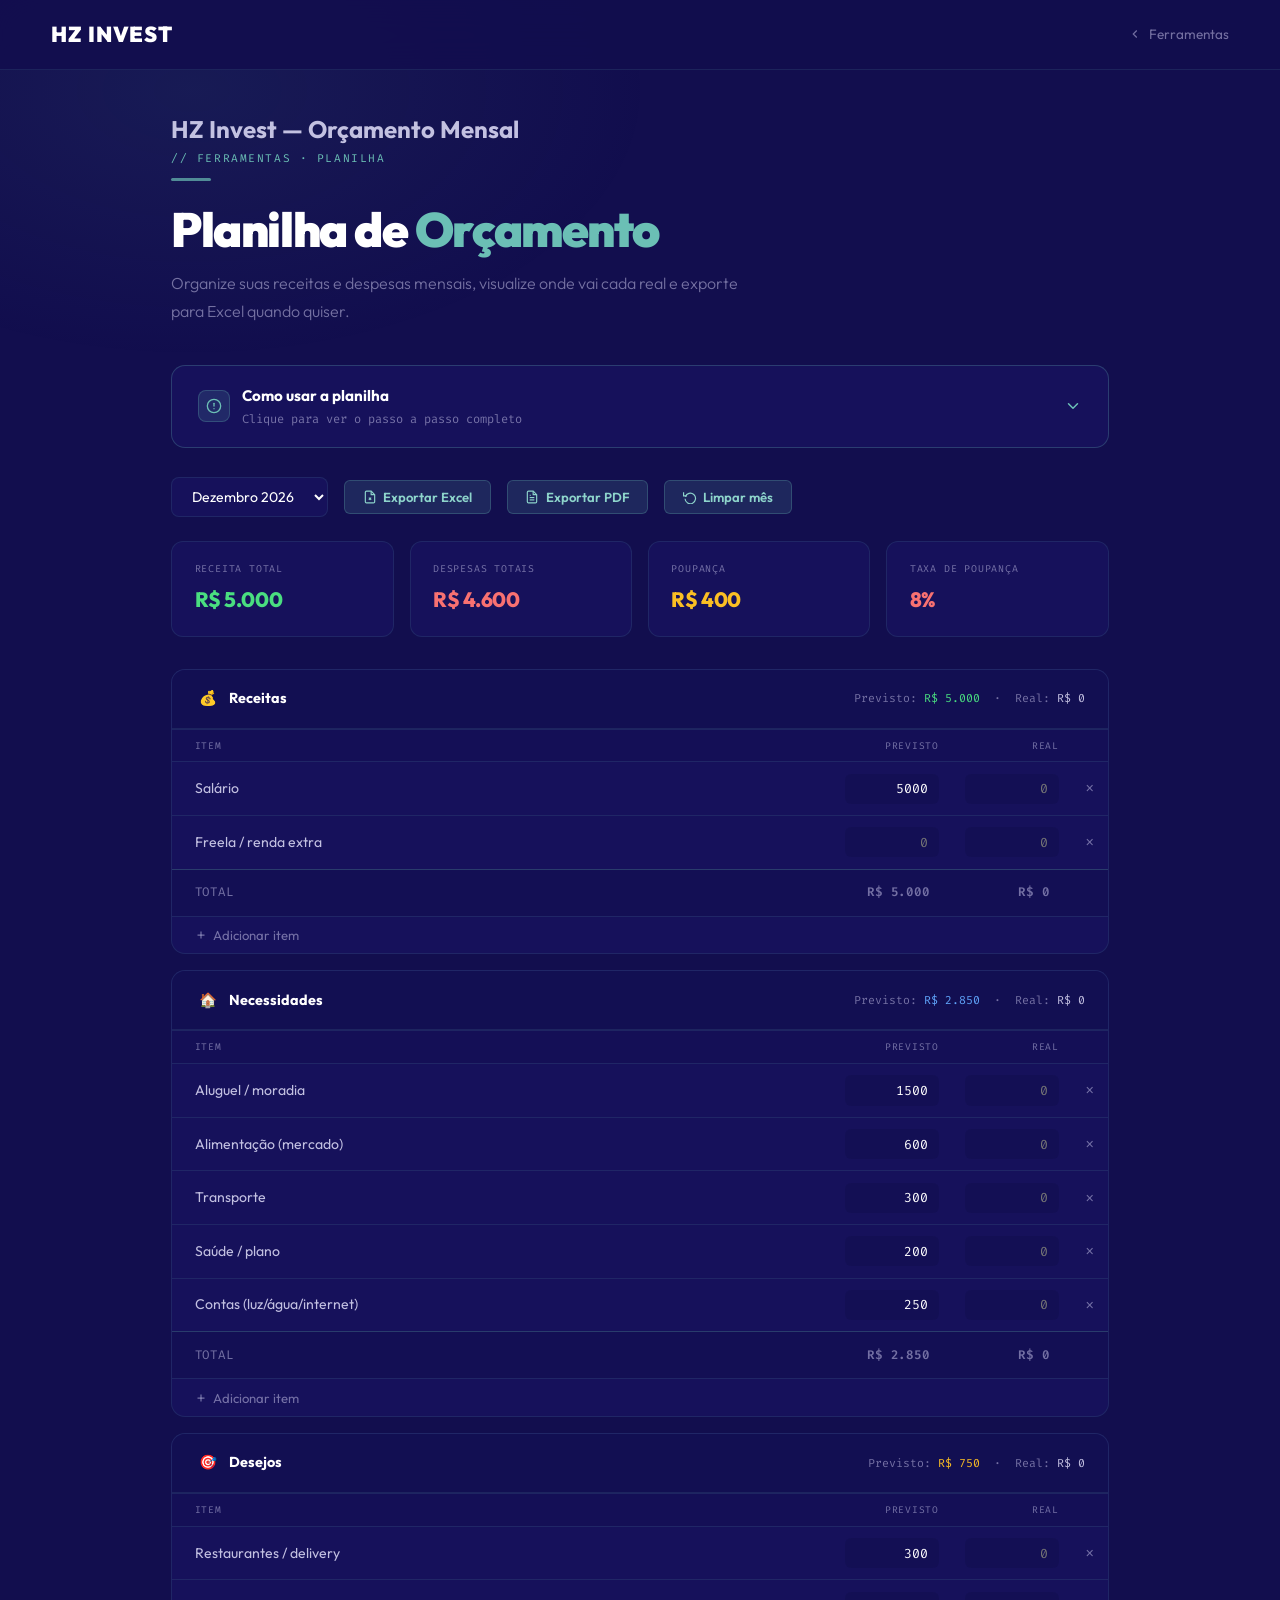
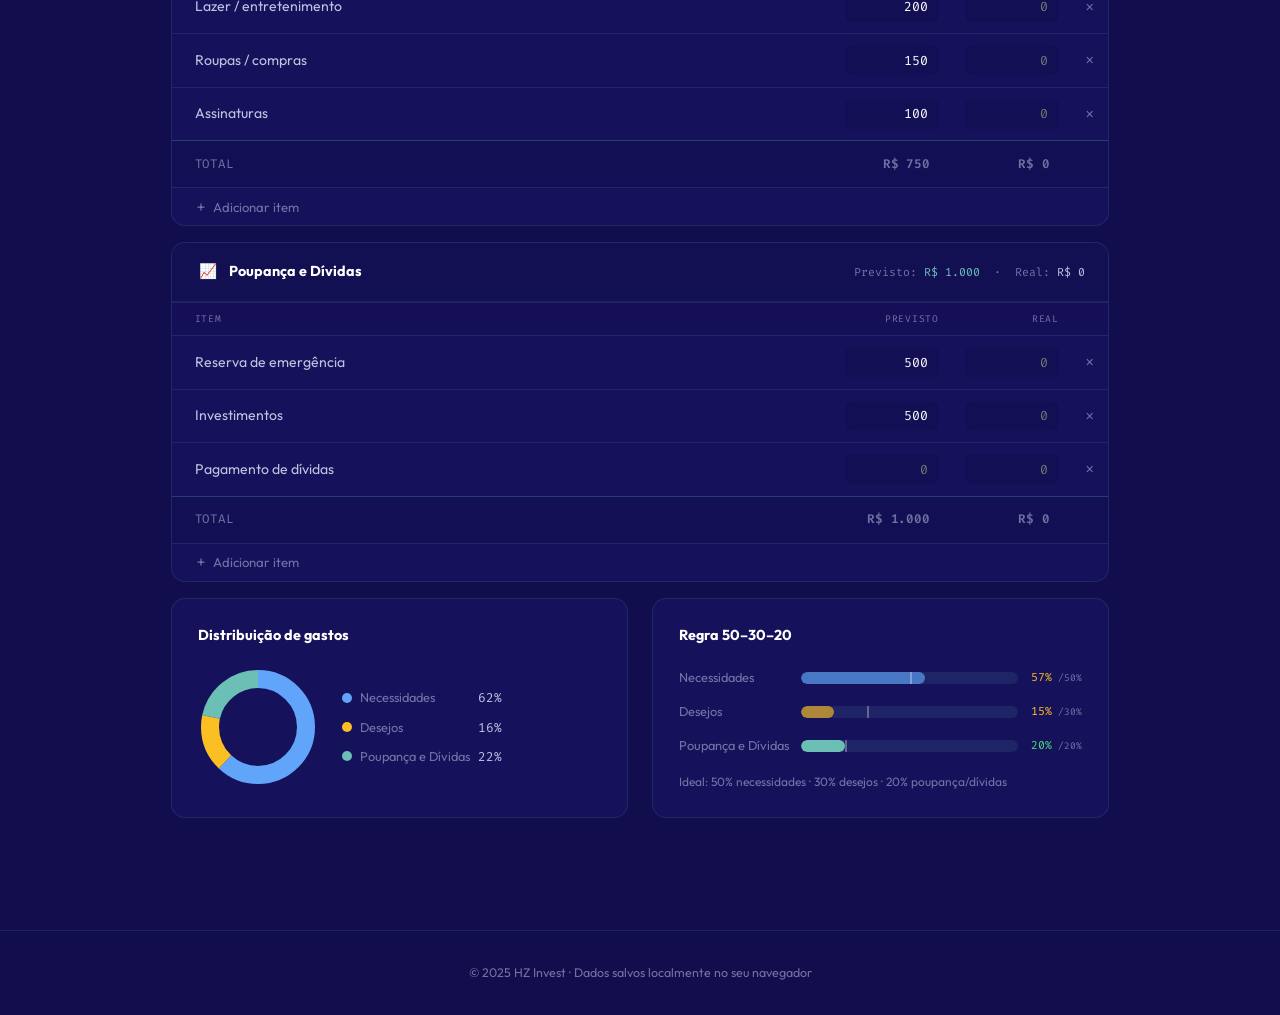
<file: planilha-orcamento.html>
<!DOCTYPE html>
<html lang="pt-BR">
<head>
<meta charset="UTF-8">
<meta name="viewport" content="width=device-width, initial-scale=1.0">
<title>Planilha de Orçamento — HZ Invest</title>
<link rel="preconnect" href="https://fonts.googleapis.com">
<link rel="preconnect" href="https://fonts.gstatic.com" crossorigin>
<link href="https://fonts.googleapis.com/css2?family=Outfit:wght@300;400;500;600;700;800;900&family=Fira+Code:wght@400;500&display=swap" rel="stylesheet">
<style>
  :root{--navy-dark:#120e4e;--teal:#6bbfb5;--teal-light:#8dd4cb;--teal-dim:rgba(107,191,181,0.14);--teal-border:rgba(107,191,181,0.25);--white:#ffffff;--muted:rgba(196,193,230,0.55);--text:rgba(220,218,245,0.88);--border:rgba(107,191,181,0.12);--green:#4ade80;--amber:#fbbf24;--red:#f87171;--card:rgba(26,20,100,0.6)}
  *,*::before,*::after{box-sizing:border-box;margin:0;padding:0}
  body{background:var(--navy-dark);color:var(--text);font-family:'Outfit',sans-serif;font-size:16px;line-height:1.65;min-height:100vh;overflow-x:hidden}
  body::before{content:'';position:fixed;inset:0;background:radial-gradient(ellipse 60% 50% at 15% 10%,rgba(107,191,181,0.07) 0%,transparent 60%);pointer-events:none;z-index:0}
  nav{position:fixed;top:0;left:0;right:0;z-index:100;padding:0 4%;height:70px;display:flex;align-items:center;justify-content:space-between;background:rgba(18,14,78,0.9);backdrop-filter:blur(20px);border-bottom:1px solid var(--border)}
  .nav-logo{font-family:'Outfit',sans-serif;font-weight:900;font-size:1.35rem;color:var(--white);text-decoration:none;letter-spacing:.04em;text-transform:uppercase}
  .nav-back{display:inline-flex;align-items:center;gap:.4rem;color:var(--muted);text-decoration:none;font-size:.85rem;transition:color .2s}
  .nav-back:hover{color:var(--teal)}
  .page-wrap{max-width:1040px;margin:0 auto;padding:110px 4% 80px;position:relative;z-index:1}
  .page-label{font-family:'Fira Code',monospace;font-size:.7rem;letter-spacing:.14em;text-transform:uppercase;color:var(--teal);margin-bottom:.6rem}
  .teal-line{width:40px;height:3px;background:var(--teal);border-radius:2px;margin-bottom:1.4rem;opacity:.7}
  .page-title{font-family:'Outfit',sans-serif;font-weight:900;font-size:clamp(2rem,4vw,3rem);color:var(--white);letter-spacing:-.03em;line-height:1.1;margin-bottom:.8rem}
  .page-title span{color:var(--teal)}
  .page-sub{font-size:1rem;color:var(--muted);font-weight:300;max-width:580px;line-height:1.75;margin-bottom:2.5rem}

  /* MONTH SELECTOR + ACTIONS */
  .toolbar{display:flex;align-items:center;gap:1rem;flex-wrap:wrap;margin-bottom:1.5rem}
  .month-select{background:var(--card);border:1px solid var(--border);border-radius:8px;padding:.55rem 1rem;color:var(--white);font-family:'Outfit',sans-serif;font-size:.88rem;outline:none;cursor:pointer;transition:border-color .2s}
  .month-select:focus{border-color:var(--teal)}
  .btn-action{display:inline-flex;align-items:center;gap:.4rem;background:var(--teal-dim);border:1px solid var(--teal-border);color:var(--teal-light);font-family:'Outfit',sans-serif;font-weight:600;font-size:.82rem;padding:.5rem 1.1rem;border-radius:6px;cursor:pointer;transition:all .2s;text-decoration:none}
  .btn-action:hover{background:rgba(107,191,181,.22);border-color:var(--teal);color:var(--white)}
  .btn-action.primary{background:var(--teal);color:var(--navy-dark);border-color:var(--teal);box-shadow:0 3px 12px rgba(107,191,181,.25)}
  .btn-action.primary:hover{background:var(--teal-light)}

  /* SUMMARY CARDS */
  .summary-row{display:grid;grid-template-columns:repeat(4,1fr);gap:1rem;margin-bottom:2rem}
  .sum-card{background:var(--card);border:1px solid var(--border);border-radius:12px;padding:1.2rem 1.4rem}
  .sum-label{font-family:'Fira Code',monospace;font-size:.62rem;color:var(--muted);text-transform:uppercase;letter-spacing:.08em;margin-bottom:.3rem}
  .sum-val{font-family:'Outfit',sans-serif;font-weight:800;font-size:1.3rem;color:var(--white);letter-spacing:-.02em}
  .sum-val.green{color:var(--green)}
  .sum-val.red{color:var(--red)}
  .sum-val.amber{color:var(--amber)}

  /* BUDGET TABLE */
  .budget-section{background:var(--card);border:1px solid var(--border);border-radius:14px;overflow:hidden;margin-bottom:1.5rem}
  .budget-section-header{display:flex;align-items:center;justify-content:space-between;padding:1rem 1.4rem;background:rgba(18,14,78,.6);border-bottom:1px solid var(--border)}
  .budget-section-title{font-family:'Outfit',sans-serif;font-weight:700;font-size:.9rem;color:var(--white);display:flex;align-items:center;gap:.5rem}
  .section-icon{width:26px;height:26px;border-radius:6px;display:flex;align-items:center;justify-content:center;font-size:.9rem}
  .budget-row{display:grid;grid-template-columns:1fr 120px 120px 36px;gap:0;align-items:center;border-top:1px solid var(--border);transition:background .15s}
  .budget-row:hover{background:rgba(107,191,181,.04)}
  .budget-row-name{padding:.7rem 1.4rem;font-size:.88rem;color:var(--text)}
  .budget-row-name input{background:transparent;border:none;color:var(--text);font-family:'Outfit',sans-serif;font-size:.88rem;outline:none;width:100%;cursor:text}
  .budget-row-name input:focus{color:var(--white)}
  .budget-cell{padding:.7rem .8rem}
  .budget-cell input{width:100%;background:rgba(18,14,78,.5);border:1px solid transparent;border-radius:6px;padding:.35rem .6rem;color:var(--white);font-family:'Fira Code',monospace;font-size:.82rem;text-align:right;outline:none;transition:border-color .2s;-moz-appearance:textfield}
  .budget-cell input::-webkit-outer-spin-button,.budget-cell input::-webkit-inner-spin-button{-webkit-appearance:none}
  .budget-cell input:focus{border-color:var(--teal);background:rgba(18,14,78,.8)}
  .budget-cell-del{padding:.7rem .6rem;display:flex;align-items:center;justify-content:center}
  .del-btn{background:none;border:none;color:var(--muted);cursor:pointer;font-size:.9rem;transition:color .2s;line-height:1;padding:2px}
  .del-btn:hover{color:var(--red)}
  .budget-total-row{display:grid;grid-template-columns:1fr 120px 120px 36px;background:rgba(18,14,78,.5);border-top:1px solid var(--teal-border)}
  .budget-total-row > div{padding:.8rem 1.4rem;font-family:'Fira Code',monospace;font-size:.78rem;color:var(--muted);text-transform:uppercase;letter-spacing:.06em}
  .budget-total-row > div:not(:first-child){text-align:right;font-weight:600}
  .add-row-btn{display:flex;align-items:center;gap:.4rem;padding:.65rem 1.4rem;width:100%;background:none;border:none;border-top:1px solid var(--border);color:var(--muted);font-family:'Outfit',sans-serif;font-size:.82rem;cursor:pointer;transition:all .2s;text-align:left}
  .add-row-btn:hover{color:var(--teal);background:rgba(107,191,181,.04)}

  /* DONUT CHART */
  .charts-row{display:grid;grid-template-columns:1fr 1fr;gap:1.5rem;margin-bottom:2rem}
  .chart-card{background:var(--card);border:1px solid var(--border);border-radius:14px;padding:1.6rem}
  .chart-card h3{font-family:'Outfit',sans-serif;font-weight:700;font-size:.9rem;color:var(--white);margin-bottom:1.2rem}
  .donut-wrap{display:flex;align-items:center;gap:1.5rem}
  svg.donut{flex-shrink:0;transform:rotate(-90deg)}
  .donut-legend{display:flex;flex-direction:column;gap:.5rem;font-size:.8rem}
  .legend-item{display:flex;align-items:center;gap:.5rem}
  .legend-dot{width:10px;height:10px;border-radius:50%;flex-shrink:0}
  .legend-name{color:var(--muted);flex:1}
  .legend-pct{font-family:'Fira Code',monospace;color:var(--text)}

  /* 50-30-20 gauge */
  .rule-card{background:var(--card);border:1px solid var(--border);border-radius:14px;padding:1.6rem}
  .rule-card h3{font-family:'Outfit',sans-serif;font-weight:700;font-size:.9rem;color:var(--white);margin-bottom:1.2rem}
  .rule-bar-wrap{display:flex;flex-direction:column;gap:.8rem}
  .rule-item{display:flex;align-items:center;gap:.8rem}
  .rule-label{font-size:.8rem;color:var(--muted);min-width:110px}
  .rule-track{flex:1;height:12px;background:rgba(107,191,181,.1);border-radius:6px;overflow:hidden;position:relative}
  .rule-fill{height:100%;border-radius:6px;transition:width .5s}
  .rule-target{position:absolute;top:0;bottom:0;width:2px;background:rgba(255,255,255,.3)}
  .rule-pct{font-family:'Fira Code',monospace;font-size:.72rem;min-width:50px;text-align:right}

  /* INSTRUCTIONS */
  .instructions{background:var(--card);border:1px solid var(--border);border-radius:14px;padding:2rem;margin-bottom:1.5rem}
  .instructions h3{font-family:'Outfit',sans-serif;font-weight:700;font-size:1rem;color:var(--white);margin-bottom:1.2rem}
  .steps{display:flex;flex-direction:column;gap:.8rem;counter-reset:step}
  .step{display:flex;align-items:flex-start;gap:.9rem}
  .step-num{width:26px;height:26px;border-radius:50%;background:var(--teal-dim);border:1px solid var(--teal-border);color:var(--teal);font-family:'Fira Code',monospace;font-size:.72rem;display:flex;align-items:center;justify-content:center;flex-shrink:0;margin-top:.1rem}
  .step-text{font-size:.88rem;color:var(--muted);line-height:1.6}
  .step-text strong{color:var(--text)}


  /* ─── COLLAPSIBLE INSTRUCTIONS ─── */
  .instr-accordion {
    background: var(--card);
    border: 1px solid var(--teal-border);
    border-radius: 14px;
    overflow: hidden;
    margin-bottom: 1.8rem;
  }
  .instr-toggle {
    display: flex; align-items: center; justify-content: space-between;
    padding: 1.1rem 1.6rem;
    cursor: pointer; user-select: none;
    transition: background .2s;
  }
  .instr-toggle:hover { background: rgba(107,191,181,.05); }
  .instr-toggle-left {
    display: flex; align-items: center; gap: .75rem;
  }
  .instr-icon {
    width: 32px; height: 32px; border-radius: 8px;
    background: var(--teal-dim); border: 1px solid var(--teal-border);
    display: flex; align-items: center; justify-content: center;
    color: var(--teal); flex-shrink: 0;
  }
  .instr-toggle h3 {
    font-family: 'Outfit', sans-serif; font-weight: 700;
    font-size: .95rem; color: var(--white); margin: 0;
  }
  .instr-toggle p {
    font-size: .75rem; color: var(--muted);
    font-family: 'Fira Code', monospace; margin: .1rem 0 0;
  }
  .instr-chevron {
    color: var(--teal); transition: transform .3s;
    flex-shrink: 0;
  }
  .instr-accordion.open .instr-chevron { transform: rotate(180deg); }
  .instr-body {
    max-height: 0; overflow: hidden;
    transition: max-height .4s ease, padding .3s;
    padding: 0 1.6rem;
  }
  .instr-accordion.open .instr-body {
    max-height: 600px;
    padding: 0 1.6rem 1.6rem;
  }
  .instr-body .steps { display: flex; flex-direction: column; gap: .8rem; }
  .instr-body .step { display: flex; align-items: flex-start; gap: .9rem; }
  .instr-body .step-num {
    width: 26px; height: 26px; border-radius: 50%;
    background: var(--teal-dim); border: 1px solid var(--teal-border);
    color: var(--teal); font-family: 'Fira Code', monospace; font-size: .72rem;
    display: flex; align-items: center; justify-content: center; flex-shrink: 0; margin-top: .1rem;
  }
  .instr-body .step-text { font-size: .88rem; color: var(--muted); line-height: 1.6; }
  .instr-body .step-text strong { color: var(--text); }

  footer{position:relative;z-index:1;background:var(--navy-dark);border-top:1px solid var(--border);padding:2rem 8%;text-align:center;font-size:.78rem;color:var(--muted)}
  @media(max-width:800px){.summary-row{grid-template-columns:1fr 1fr}.charts-row{grid-template-columns:1fr}.page-wrap{padding:90px 4% 60px}}
  @media(max-width:480px){.summary-row{grid-template-columns:1fr}.budget-row{grid-template-columns:1fr 100px 100px 32px}.budget-total-row{grid-template-columns:1fr 100px 100px 32px}}

  /* ─── PREVENT SCROLL ON INPUT FOCUS (mobile) ─── */
  input[type=number]:focus { font-size: 16px; }
  input[type=range] { touch-action: none; }
</style>
</head>
<body>
<nav>
  <a href="index.html" class="nav-logo">HZ INVEST</a>
  <a href="index.html#ferramentas" class="nav-back">
    <svg width="14" height="14" viewBox="0 0 24 24" fill="none" stroke="currentColor" stroke-width="2"><path d="m15 18-6-6 6-6"/></svg>
    Ferramentas
  </a>
</nav>

<div class="page-wrap">
  <div class="print-header"><h2>HZ Invest — Orçamento Mensal</h2><p id="printMonth"></p></div>
  <div class="page-label">// ferramentas · planilha</div>
  <div class="teal-line"></div>
  <h1 class="page-title">Planilha de <span>Orçamento</span></h1>
  <p class="page-sub">Organize suas receitas e despesas mensais, visualize onde vai cada real e exporte para Excel quando quiser.</p>

  <!-- INSTRUCTIONS ACCORDION -->
  <div class="instr-accordion" id="instrAccordion">
    <div class="instr-toggle" onclick="toggleInstr()">
      <div class="instr-toggle-left">
        <div class="instr-icon">
          <svg width="16" height="16" viewBox="0 0 24 24" fill="none" stroke="currentColor" stroke-width="2" stroke-linecap="round" stroke-linejoin="round"><circle cx="12" cy="12" r="10"/><line x1="12" y1="8" x2="12" y2="12"/><line x1="12" y1="16" x2="12.01" y2="16"/></svg>
        </div>
        <div>
          <h3>Como usar a planilha</h3>
          <p>Clique para ver o passo a passo completo</p>
        </div>
      </div>
      <svg class="instr-chevron" width="18" height="18" viewBox="0 0 24 24" fill="none" stroke="currentColor" stroke-width="2" stroke-linecap="round" stroke-linejoin="round"><polyline points="6 9 12 15 18 9"/></svg>
    </div>
    <div class="instr-body">
      <div class="steps">
        <div class="step"><div class="step-num">1</div><div class="step-text">Selecione o <strong>mês</strong> que deseja planejar no menu abaixo. Cada mês é salvo separadamente no seu navegador.</div></div>
        <div class="step"><div class="step-num">2</div><div class="step-text">Preencha seus <strong>rendimentos</strong> (salário, freelas, etc.) e suas <strong>despesas</strong> por categoria. Clique no nome de qualquer item para editar, e use o botão <strong>+</strong> para adicionar linhas.</div></div>
        <div class="step"><div class="step-num">3</div><div class="step-text">A coluna <strong>Previsto</strong> é o que você planeja gastar. A coluna <strong>Real</strong> é o que efetivamente gastou. Compare os dois para entender seus desvios.</div></div>
        <div class="step"><div class="step-num">4</div><div class="step-text">Clique em <strong>Exportar Excel</strong> para baixar um arquivo <code>.xlsx</code> pronto para abrir no Excel ou Google Sheets. Clique em <strong>Exportar PDF</strong> para imprimir ou salvar como PDF.</div></div>
        <div class="step"><div class="step-num">5</div><div class="step-text">Os dados ficam salvos no <strong>seu navegador</strong>. Se limpar o histórico do navegador, os dados podem ser perdidos — exporte periodicamente para não perder nada.</div></div>
      </div>
    </div>
  </div>

  <!-- TOOLBAR -->
  <div class="toolbar">
    <select class="month-select" id="monthSelect" onchange="loadMonth()">
      <option value="2026-01">Janeiro 2026</option><option value="2026-02">Fevereiro 2026</option>
      <option value="2026-03">Março 2026</option><option value="2026-04">Abril 2026</option>
      <option value="2026-05">Maio 2026</option><option value="2026-06">Junho 2026</option>
      <option value="2026-07">Julho 2026</option><option value="2026-08">Agosto 2026</option>
      <option value="2026-09">Setembro 2026</option><option value="2026-10">Outubro 2026</option>
      <option value="2026-11">Novembro 2026</option><option value="2026-12">Dezembro 2026</option>
    </select>
    <button class="btn-action" onclick="exportXLSX()">
      <svg width="14" height="14" viewBox="0 0 24 24" fill="none" stroke="currentColor" stroke-width="2"><path d="M14 2H6a2 2 0 0 0-2 2v16a2 2 0 0 0 2 2h12a2 2 0 0 0 2-2V8z"/><polyline points="14 2 14 8 20 8"/><line x1="10" y1="13" x2="14" y2="17"/><line x1="14" y1="13" x2="10" y2="17"/></svg>
      Exportar Excel
    </button>
    <button class="btn-action" onclick="exportPDF()">
      <svg width="14" height="14" viewBox="0 0 24 24" fill="none" stroke="currentColor" stroke-width="2"><path d="M14 2H6a2 2 0 0 0-2 2v16a2 2 0 0 0 2 2h12a2 2 0 0 0 2-2V8z"/><polyline points="14 2 14 8 20 8"/><line x1="16" y1="13" x2="8" y2="13"/><line x1="16" y1="17" x2="8" y2="17"/><polyline points="10 9 9 9 8 9"/></svg>
      Exportar PDF
    </button>
    <button class="btn-action" onclick="clearMonth()">
      <svg width="14" height="14" viewBox="0 0 24 24" fill="none" stroke="currentColor" stroke-width="2"><polyline points="1 4 1 10 7 10"/><path d="M3.51 15a9 9 0 1 0 .49-3.5"/></svg>
      Limpar mês
    </button>
  </div>

  <!-- SUMMARY -->
  <div class="summary-row">
    <div class="sum-card"><div class="sum-label">Receita total</div><div class="sum-val green" id="s-receita">R$ 0</div></div>
    <div class="sum-card"><div class="sum-label">Despesas totais</div><div class="sum-val red" id="s-despesas">R$ 0</div></div>
    <div class="sum-card"><div class="sum-label">Poupança</div><div class="sum-val amber" id="s-poupanca">R$ 0</div></div>
    <div class="sum-card"><div class="sum-label">Taxa de poupança</div><div class="sum-val" id="s-taxa">0%</div></div>
  </div>

  <!-- CATEGORIES -->
  <div id="categoriesArea"></div>

  <!-- CHARTS -->
  <div class="charts-row">
    <div class="chart-card">
      <h3>Distribuição de gastos</h3>
      <div class="donut-wrap">
        <svg class="donut" width="120" height="120" viewBox="0 0 120 120" id="donutSvg">
          <circle cx="60" cy="60" r="48" fill="none" stroke="rgba(107,191,181,0.1)" stroke-width="18"/>
        </svg>
        <div class="donut-legend" id="donutLegend"></div>
      </div>
    </div>
    <div class="chart-card rule-card">
      <h3>Regra 50–30–20</h3>
      <div class="rule-bar-wrap" id="ruleBar"></div>
      <p style="font-size:.75rem;color:var(--muted);margin-top:1rem;line-height:1.6">
        Ideal: 50% necessidades · 30% desejos · 20% poupança/dívidas
      </p>
    </div>
  </div>


</div>

<footer>© 2025 HZ Invest · Dados salvos localmente no seu navegador</footer>

<script>
// ── DATA MODEL ─────────────────────────────────────────────────────────────
const DEFAULT_DATA = {
  receitas: [
    { name:'Salário', previsto:5000, real:0 },
    { name:'Freela / renda extra', previsto:0, real:0 },
  ],
  necessidades: [
    { name:'Aluguel / moradia', previsto:1500, real:0 },
    { name:'Alimentação (mercado)', previsto:600, real:0 },
    { name:'Transporte', previsto:300, real:0 },
    { name:'Saúde / plano', previsto:200, real:0 },
    { name:'Contas (luz/água/internet)', previsto:250, real:0 },
  ],
  desejos: [
    { name:'Restaurantes / delivery', previsto:300, real:0 },
    { name:'Lazer / entretenimento', previsto:200, real:0 },
    { name:'Roupas / compras', previsto:150, real:0 },
    { name:'Assinaturas', previsto:100, real:0 },
  ],
  poupanca: [
    { name:'Reserva de emergência', previsto:500, real:0 },
    { name:'Investimentos', previsto:500, real:0 },
    { name:'Pagamento de dívidas', previsto:0, real:0 },
  ],
};

const CATEGORY_META = {
  receitas:      { label:'Receitas',      icon:'💰', color:'var(--green)',  rule:null },
  necessidades:  { label:'Necessidades',  icon:'🏠', color:'#60a5fa',      rule:50 },
  desejos:       { label:'Desejos',       icon:'🎯', color:'var(--amber)', rule:30 },
  poupanca:      { label:'Poupança e Dívidas', icon:'📈', color:'var(--teal)', rule:20 },
};

let currentMonth = new Date().toISOString().slice(0,7);
let data = {};

function storageKey(m){ return 'hz_budget_' + m; }

function loadMonth(){
  currentMonth = document.getElementById('monthSelect').value;
  const saved = localStorage.getItem(storageKey(currentMonth));
  data = saved ? JSON.parse(saved) : JSON.parse(JSON.stringify(DEFAULT_DATA));
  renderAll();
}

function saveMonth(){
  localStorage.setItem(storageKey(currentMonth), JSON.stringify(data));
}

function clearMonth(){
  if(!confirm('Limpar todos os dados deste mês?')) return;
  data = JSON.parse(JSON.stringify(DEFAULT_DATA));
  saveMonth();
  renderAll();
}

// ── RENDER ──────────────────────────────────────────────────────────────────
function renderAll(){
  renderCategories();
  updateSummary();
  renderCharts();
}

function renderCategories(){
  const area = document.getElementById('categoriesArea');
  area.innerHTML = '';
  Object.keys(CATEGORY_META).forEach(cat => {
    const m = CATEGORY_META[cat];
    const section = document.createElement('div');
    section.className = 'budget-section';
    section.style.marginBottom = '1rem';

    const totalPrev = (data[cat]||[]).reduce((s,r)=>s+r.previsto,0);
    const totalReal = (data[cat]||[]).reduce((s,r)=>s+r.real,0);

    section.innerHTML = `
      <div class="budget-section-header">
        <div class="budget-section-title">
          <span class="section-icon">${m.icon}</span>
          ${m.label}
        </div>
        <div style="font-family:'Fira Code',monospace;font-size:.72rem;color:var(--muted)">
          Previsto: <span style="color:${m.color}">${fmt(totalPrev)}</span> &nbsp;·&nbsp; Real: <span style="color:var(--text)">${fmt(totalReal)}</span>
        </div>
      </div>
      <div class="budget-header-row" style="display:grid;grid-template-columns:1fr 120px 120px 36px;border-top:1px solid var(--border);background:rgba(18,14,78,.3)">
        <div style="padding:.5rem 1.4rem;font-family:'Fira Code',monospace;font-size:.6rem;color:var(--muted);text-transform:uppercase;letter-spacing:.08em">Item</div>
        <div style="padding:.5rem .8rem;font-family:'Fira Code',monospace;font-size:.6rem;color:var(--muted);text-transform:uppercase;letter-spacing:.08em;text-align:right">Previsto</div>
        <div style="padding:.5rem .8rem;font-family:'Fira Code',monospace;font-size:.6rem;color:var(--muted);text-transform:uppercase;letter-spacing:.08em;text-align:right">Real</div>
        <div></div>
      </div>
      <div id="rows-${cat}"></div>
      <div class="budget-total-row">
        <div>Total</div>
        <div>${fmt(totalPrev)}</div>
        <div>${fmt(totalReal)}</div>
        <div></div>
      </div>
      <button class="add-row-btn" onclick="addRow('${cat}')">
        <svg width="12" height="12" viewBox="0 0 24 24" fill="none" stroke="currentColor" stroke-width="2.5"><line x1="12" y1="5" x2="12" y2="19"/><line x1="5" y1="12" x2="19" y2="12"/></svg>
        Adicionar item
      </button>
    `;
    area.appendChild(section);

    const rowsContainer = section.querySelector(`#rows-${cat}`);
    (data[cat]||[]).forEach((row, idx) => {
      rowsContainer.appendChild(makeRow(cat, row, idx));
    });
  });
}

function makeRow(cat, row, idx){
  const div = document.createElement('div');
  div.className = 'budget-row';
  // Use data attributes so we can identify the row later without re-rendering
  div.dataset.cat   = cat;
  div.dataset.idx   = idx;
  div.dataset.field = 'row';

  const nameInput = document.createElement('div');
  nameInput.className = 'budget-row-name';
  const ni = document.createElement('input');
  ni.type = 'text';
  ni.value = row.name;
  // Only save on blur / Enter — never on keydown (avoids losing focus)
  ni.addEventListener('blur',  () => { data[cat][idx].name = ni.value; saveMonth(); updateSummary(); renderCharts(); });
  ni.addEventListener('keydown', e => { if(e.key==='Enter') ni.blur(); });
  nameInput.appendChild(ni);

  const makeNumCell = (field, val, step) => {
    const cell = document.createElement('div');
    cell.className = 'budget-cell';
    const inp = document.createElement('input');
    inp.type = 'number';
    inp.inputMode = 'decimal';
    inp.placeholder = '0';
    inp.min = '0';
    inp.step = step;
    inp.value = val || '';
    // Keep focus alive — only update data model, never rebuild DOM
    inp.addEventListener('input', () => {
      data[cat][idx][field] = parseFloat(inp.value) || 0;
      saveMonth();
      updateSummary();
      updateCategoryTotals(cat);
      renderCharts();
    });
    // Prevent scroll stealing on wheel
    inp.addEventListener('wheel', e => e.preventDefault(), { passive: false });
    // Select all on focus for quick typing
    inp.addEventListener('focus', () => setTimeout(() => inp.select(), 10));
    cell.appendChild(inp);
    return cell;
  };

  const delCell = document.createElement('div');
  delCell.className = 'budget-cell-del';
  const delBtn = document.createElement('button');
  delBtn.className = 'del-btn';
  delBtn.title = 'Remover';
  delBtn.textContent = '×';
  delBtn.addEventListener('click', () => deleteRow(cat, idx));
  delCell.appendChild(delBtn);

  div.appendChild(nameInput);
  div.appendChild(makeNumCell('previsto', row.previsto, 100));
  div.appendChild(makeNumCell('real',     row.real,     10));
  div.appendChild(delCell);
  return div;
}

// Update only the header totals of a category — NO DOM rebuild
function updateCategoryTotals(cat) {
  const totalPrev = (data[cat]||[]).reduce((s,r)=>s+r.previsto,0);
  const totalReal = (data[cat]||[]).reduce((s,r)=>s+r.real,0);
  const m = CATEGORY_META[cat];
  // Find the section header for this category
  const headers = document.querySelectorAll('.budget-section-header');
  headers.forEach(h => {
    const titleEl = h.querySelector('.budget-section-title');
    if (titleEl && titleEl.textContent.trim().includes(m.label)) {
      const info = h.querySelector('div:not(.budget-section-title)');
      if (info) info.innerHTML = `Previsto: <span style="color:${m.color}">${fmt(totalPrev)}</span> &nbsp;·&nbsp; Real: <span style="color:var(--text)">${fmt(totalReal)}</span>`;
      // Update total row
      const section = h.closest('.budget-section');
      if (section) {
        const totalRow = section.querySelector('.budget-total-row');
        if (totalRow) {
          const cells = totalRow.querySelectorAll('div');
          if (cells[1]) cells[1].textContent = fmt(totalPrev);
          if (cells[2]) cells[2].textContent = fmt(totalReal);
        }
      }
    }
  });
}

function addRow(cat){
  data[cat].push({ name:'Novo item', previsto:0, real:0 });
  saveMonth(); renderAll();
}
function deleteRow(cat, idx){
  data[cat].splice(idx,1);
  saveMonth(); renderAll();
}
function updateName(cat, idx, val){
  data[cat][idx].name = val; saveMonth(); updateSummary(); renderCharts();
}

// ── SUMMARY ─────────────────────────────────────────────────────────────────
function updateSummary(){
  const totalReceita = sum('receitas','real') || sum('receitas','previsto');
  const totalDesp    = ['necessidades','desejos','poupanca'].reduce((s,c)=>s+sum(c,'real'),0) ||
                       ['necessidades','desejos','poupanca'].reduce((s,c)=>s+sum(c,'previsto'),0);
  const poupanca     = totalReceita - totalDesp;
  const taxa         = totalReceita ? Math.round((poupanca/totalReceita)*100) : 0;

  document.getElementById('s-receita').textContent  = fmt(totalReceita);
  document.getElementById('s-despesas').textContent = fmt(totalDesp);
  document.getElementById('s-poupanca').textContent = fmt(poupanca);
  const el = document.getElementById('s-taxa');
  el.textContent = taxa+'%';
  el.className   = 'sum-val ' + (taxa>=20?'green': taxa>=10?'amber':'red');
}

function sum(cat, field){ return (data[cat]||[]).reduce((s,r)=>s+(r[field]||0),0); }

// ── CHARTS ──────────────────────────────────────────────────────────────────
const COLORS = { necessidades:'#60a5fa', desejos:'var(--amber)', poupanca:'var(--teal)', outros:'var(--muted)' };
const C_HEX  = { necessidades:'#60a5fa', desejos:'#fbbf24', poupanca:'#6bbfb5', outros:'rgba(196,193,230,0.55)' };

function renderCharts(){
  // Donut
  const cats = ['necessidades','desejos','poupanca'];
  const vals = cats.map(c=>sum(c,'real')||sum(c,'previsto'));
  const total = vals.reduce((s,v)=>s+v,0)||1;
  const circumference = 2*Math.PI*48;
  let offset = 0;
  const svg = document.getElementById('donutSvg');
  svg.innerHTML = `<circle cx="60" cy="60" r="48" fill="none" stroke="rgba(107,191,181,0.1)" stroke-width="18"/>`;
  cats.forEach((c,i)=>{
    const pct = vals[i]/total;
    const dash = pct*circumference;
    const circle = document.createElementNS('http://www.w3.org/2000/svg','circle');
    circle.setAttribute('cx','60'); circle.setAttribute('cy','60'); circle.setAttribute('r','48');
    circle.setAttribute('fill','none'); circle.setAttribute('stroke',C_HEX[c]); circle.setAttribute('stroke-width','18');
    circle.setAttribute('stroke-dasharray',`${dash} ${circumference-dash}`);
    circle.setAttribute('stroke-dashoffset',-offset);
    svg.appendChild(circle);
    offset += dash;
  });
  const legend = document.getElementById('donutLegend');
  legend.innerHTML = cats.map((c,i)=>`
    <div class="legend-item">
      <div class="legend-dot" style="background:${C_HEX[c]}"></div>
      <div class="legend-name">${CATEGORY_META[c].label}</div>
      <div class="legend-pct">${Math.round(vals[i]/total*100)}%</div>
    </div>`).join('');

  // 50-30-20
  const receita = sum('receitas','real')||sum('receitas','previsto')||1;
  const rules = [
    { cat:'necessidades', target:50, color:'#60a5fa' },
    { cat:'desejos',      target:30, color:'#fbbf24' },
    { cat:'poupanca',     target:20, color:'#6bbfb5' },
  ];
  document.getElementById('ruleBar').innerHTML = rules.map(r=>{
    const actual = Math.round((sum(r.cat,'real')||sum(r.cat,'previsto'))/receita*100);
    const ok = Math.abs(actual-r.target) <= 5;
    return `<div class="rule-item">
      <div class="rule-label">${CATEGORY_META[r.cat].label}</div>
      <div class="rule-track">
        <div class="rule-fill" style="width:${Math.min(actual,100)}%;background:${r.color};opacity:${ok?1:.65}"></div>
        <div class="rule-target" style="left:${r.target}%"></div>
      </div>
      <div class="rule-pct" style="color:${ok?'var(--green)':'var(--amber)'}">${actual}%<span style="color:var(--muted);font-size:.6rem"> /${r.target}%</span></div>
    </div>`;
  }).join('');
}

// ── EXPORT XLSX (SheetJS) ────────────────────────────────────────────────────
async function exportXLSX() {
  // Load SheetJS if not already loaded
  if (!window.XLSX) {
    await new Promise((res, rej) => {
      const s = document.createElement('script');
      s.src = 'https://cdnjs.cloudflare.com/ajax/libs/xlsx/0.18.5/xlsx.full.min.js';
      s.onload = res; s.onerror = rej;
      document.head.appendChild(s);
    });
  }
  const wb = XLSX.utils.book_new();
  const monthLabel = document.getElementById('monthSelect').options[document.getElementById('monthSelect').selectedIndex].text;

  // Build rows
  const rows = [
    ['HZ Invest — Orçamento Mensal', monthLabel],
    [],
    ['Categoria', 'Item', 'Previsto (R$)', 'Real (R$)', 'Diferença (R$)'],
  ];
  Object.keys(CATEGORY_META).forEach(cat => {
    (data[cat]||[]).forEach(r => {
      rows.push([
        CATEGORY_META[cat].label,
        r.name,
        r.previsto,
        r.real,
        r.real - r.previsto,
      ]);
    });
    const tp = sum(cat,'previsto'), tr = sum(cat,'real');
    rows.push(['', `TOTAL ${CATEGORY_META[cat].label.toUpperCase()}`, tp, tr, tr-tp]);
    rows.push([]);
  });
  // Summary
  const totalRec  = sum('receitas','real') || sum('receitas','previsto');
  const totalDesp = ['necessidades','desejos','poupanca'].reduce((s,c)=>s+sum(c,'real'),0);
  rows.push(['RESUMO', '', '', '']);
  rows.push(['Receita total', '', '', totalRec]);
  rows.push(['Despesas totais', '', '', totalDesp]);
  rows.push(['Saldo', '', '', totalRec - totalDesp]);

  const ws = XLSX.utils.aoa_to_sheet(rows);

  // Column widths
  ws['!cols'] = [{wch:22},{wch:30},{wch:16},{wch:16},{wch:16}];

  // Style header row (SheetJS CE doesn't support styles, but structure is clean)
  XLSX.utils.book_append_sheet(wb, ws, 'Orçamento');
  XLSX.writeFile(wb, `orcamento-${currentMonth}.xlsx`);
}

// ── EXPORT PDF (html2canvas + jsPDF — mantém o design visual) ────────────────
async function exportPDF() {
  const btn = document.querySelector('button[onclick="exportPDF()"]');
  const originalText = btn ? btn.innerHTML : '';
  if (btn) { btn.disabled = true; btn.innerHTML = '<span style="opacity:.7">Gerando PDF...</span>'; }

  try {
    // Load html2canvas if needed
    if (!window.html2canvas) {
      await new Promise((res, rej) => {
        const s = document.createElement('script');
        s.src = 'https://cdnjs.cloudflare.com/ajax/libs/html2canvas/1.4.1/html2canvas.min.js';
        s.onload = res; s.onerror = rej;
        document.head.appendChild(s);
      });
    }
    // Load jsPDF if needed
    if (!window.jspdf) {
      await new Promise((res, rej) => {
        const s = document.createElement('script');
        s.src = 'https://cdnjs.cloudflare.com/ajax/libs/jspdf/2.5.1/jspdf.umd.min.js';
        s.onload = res; s.onerror = rej;
        document.head.appendChild(s);
      });
    }

    // Capture the main content area (skip nav and toolbar)
    const el = document.querySelector('.page-wrap');

    // Temporarily hide elements we don't want in the PDF
    const hideEls = document.querySelectorAll('.toolbar, .instr-accordion, nav, footer');
    hideEls.forEach(e => { e._prevDisplay = e.style.display; e.style.display = 'none'; });

    const monthLabel = document.getElementById('monthSelect')
      .options[document.getElementById('monthSelect').selectedIndex].text;

    // Add a temporary header inside page-wrap
    const header = document.createElement('div');
    header.id = 'pdf-header-tmp';
    header.style.cssText = 'text-align:center;padding:1.5rem 0 1rem;border-bottom:2px solid rgba(107,191,181,0.3);margin-bottom:1.5rem;';
    header.innerHTML = `
      <div style="font-family:\'Outfit\',sans-serif;font-weight:900;font-size:1.4rem;color:#fff;letter-spacing:.04em;text-transform:uppercase;">HZ INVEST</div>
      <div style="font-family:\'Fira Code\',monospace;font-size:.75rem;color:rgba(107,191,181,.8);margin-top:.3rem;letter-spacing:.08em;">ORÇAMENTO MENSAL · ${monthLabel.toUpperCase()}</div>
    `;
    el.insertBefore(header, el.firstChild);

    const canvas = await html2canvas(el, {
      backgroundColor: '#120e4e',
      scale: 2,
      useCORS: true,
      logging: false,
      windowWidth: el.scrollWidth,
      scrollY: 0,
    });

    // Remove temp header + restore hidden elements
    header.remove();
    hideEls.forEach(e => { e.style.display = e._prevDisplay; });

    const imgData = canvas.toDataURL('image/png');
    const { jsPDF } = window.jspdf;

    // A4 dimensions in mm: 210 × 297
    const pdf = new jsPDF({ orientation: 'portrait', unit: 'mm', format: 'a4' });
    const pageW  = pdf.internal.pageSize.getWidth();
    const pageH  = pdf.internal.pageSize.getHeight();
    const margin = 10; // mm
    const imgW   = pageW - margin * 2;
    const imgH   = (canvas.height / canvas.width) * imgW;

    // If content is taller than one page, add multiple pages
    let yPos = margin;
    let remainingH = imgH;
    let sourceY = 0;

    while (remainingH > 0) {
      const sliceH = Math.min(remainingH, pageH - margin * 2);
      const sliceRatio = sliceH / imgH;
      const sourceSliceH = canvas.height * sliceRatio;

      // Create a slice canvas
      const sliceCanvas = document.createElement('canvas');
      sliceCanvas.width  = canvas.width;
      sliceCanvas.height = sourceSliceH;
      const ctx = sliceCanvas.getContext('2d');
      ctx.drawImage(canvas, 0, sourceY, canvas.width, sourceSliceH, 0, 0, canvas.width, sourceSliceH);

      if (sourceY > 0) { pdf.addPage(); yPos = margin; }
      pdf.addImage(sliceCanvas.toDataURL('image/png'), 'PNG', margin, yPos, imgW, sliceH);

      sourceY     += sourceSliceH;
      remainingH  -= sliceH;
    }

    const filename = `orcamento-${currentMonth}.pdf`;
    pdf.save(filename);

  } catch (err) {
    console.error('Erro ao gerar PDF:', err);
    alert('Não foi possível gerar o PDF. Verifique sua conexão e tente novamente.');
  } finally {
    if (btn) { btn.disabled = false; btn.innerHTML = originalText; }
  }
}

function fmt(n){ return 'R$ '+n.toLocaleString('pt-BR',{minimumFractionDigits:0,maximumFractionDigits:0}); }

// ── TOGGLE INSTRUCTIONS ─────────────────────────────────────────────────────
function toggleInstr() {
  document.getElementById('instrAccordion').classList.toggle('open');
}

// ── INIT ────────────────────────────────────────────────────────────────────
// Set select to current month
const now = new Date();
const key = `2026-${String(now.getMonth()+1).padStart(2,'0')}`;
const sel = document.getElementById('monthSelect');
if([...sel.options].some(o=>o.value===key)) sel.value = key;
currentMonth = sel.value;
loadMonth();
</script>

<script>
// Prevent page scroll when interacting with number inputs and sliders
document.querySelectorAll('input[type=number], input[type=range]').forEach(el => {
  el.addEventListener('wheel', e => e.preventDefault(), { passive: false });
  el.addEventListener('touchmove', e => {
    // Only prevent if the touch started on this element
    if (document.activeElement === el) e.stopPropagation();
  }, { passive: true });
  // Select all text on focus so user can type immediately without clearing
  if (el.type === 'number') {
    el.addEventListener('focus', () => setTimeout(() => el.select(), 50));
  }
});
</script>
</body>
</html>
</file>
